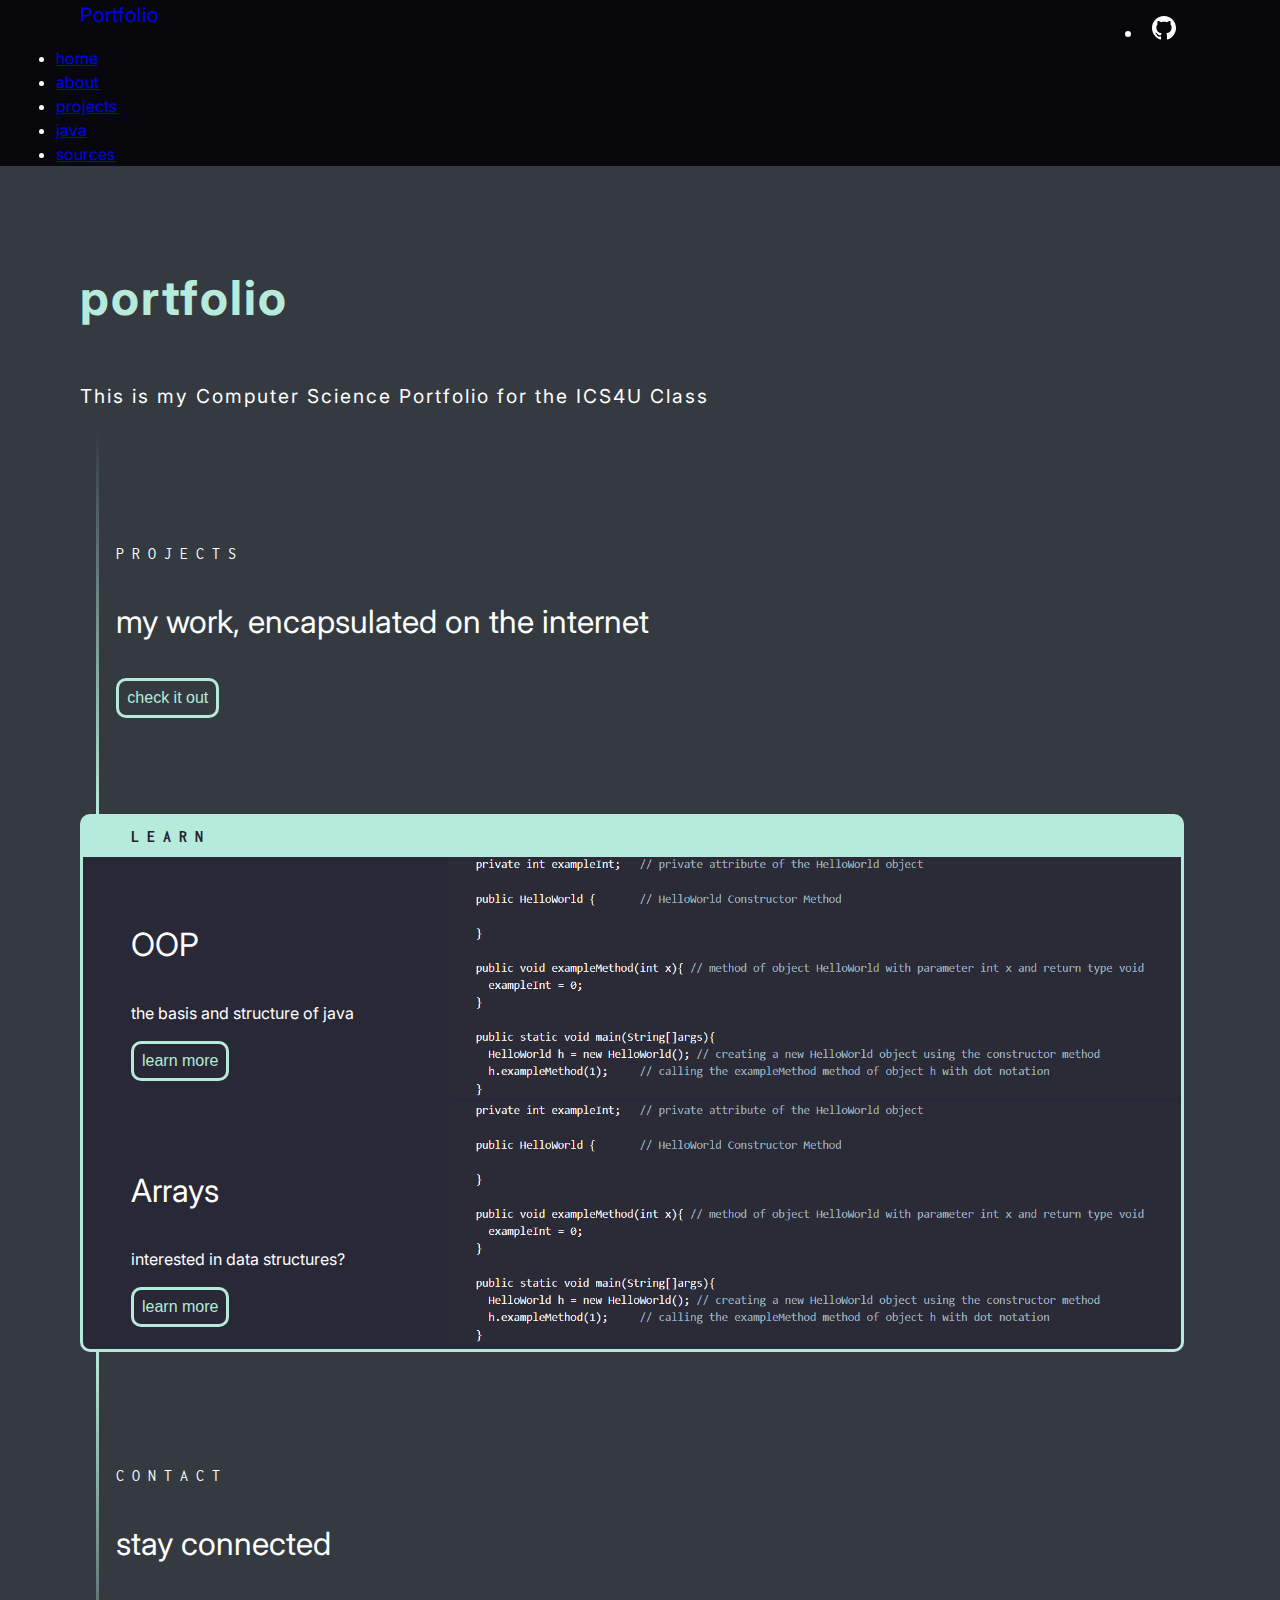
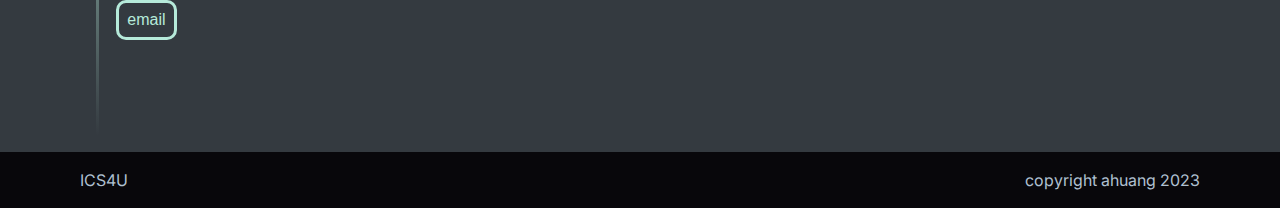
<file: index.html>
<!DOCTYPE html>
<html lang = "en">

<head>
    <title> portfolio </title>
    <meta charset="utf-8">
    <meta name="viewport" content="width=device-width, initial-scale=1">
    <link href="https://cdn.jsdelivr.net/npm/bootstrap@5.0.2/dist/css/bootstrap.min.css" rel="stylesheet" integrity="sha384-EVSTQN3/azprG1Anm3QDgpJLIm9Nao0Yz1ztcQTwFspd3yD65VohhpuuCOmLASjC" crossorigin="anonymous">
    <link href='https://fonts.googleapis.com/css?family=Inter' rel='stylesheet'>
    <link href='https://fonts.googleapis.com/css?family=Inconsolata' rel='stylesheet'>
    <link rel="stylesheet" href="nav.css">
    <link rel="stylesheet" href="home.css">
    <link rel="stylesheet" href = "about.css">
</head>

<body>
    <nav class="navbar sticky-top navbar-expand-lg navbar-dark bg-dark">
        <a class="navbar-brand" href="#">Portfolio</a>
        <li class = "icon">
            <svg xmlns="http://www.w3.org/2000/svg" width="24" height="24" viewBox="0 0 24 24"><path fill = "#FFFFFF" d="M12 0c-6.626 0-12 5.373-12 12 0 5.302 3.438 9.8 8.207 11.387.599.111.793-.261.793-.577v-2.234c-3.338.726-4.033-1.416-4.033-1.416-.546-1.387-1.333-1.756-1.333-1.756-1.089-.745.083-.729.083-.729 1.205.084 1.839 1.237 1.839 1.237 1.07 1.834 2.807 1.304 3.492.997.107-.775.418-1.305.762-1.604-2.665-.305-5.467-1.334-5.467-5.931 0-1.311.469-2.381 1.236-3.221-.124-.303-.535-1.524.117-3.176 0 0 1.008-.322 3.301 1.23.957-.266 1.983-.399 3.003-.404 1.02.005 2.047.138 3.006.404 2.291-1.552 3.297-1.23 3.297-1.23.653 1.653.242 2.874.118 3.176.77.84 1.235 1.911 1.235 3.221 0 4.609-2.807 5.624-5.479 5.921.43.372.823 1.102.823 2.222v3.293c0 .319.192.694.801.576 4.765-1.589 8.199-6.086 8.199-11.386 0-6.627-5.373-12-12-12z"/></svg>
        </li>
        <button class="navbar-toggler" type="button" data-toggle="collapse" data-target="#navbarNavDropdown" aria-controls="navbarNavDropdown" aria-expanded="false" aria-label="Toggle navigation">
          <span class="navbar-toggler-icon"></span>
        </button>
        <div class="collapse navbar-collapse" id="navbarNavDropdown">
          <ul class="navbar-nav">
            <li class="nav-item active">
              <a class="nav-link" href="#"> home <span class="sr-only"></span></a>
            </li>
            <li class="nav-item">
              <a class="nav-link" href="about.html">about</a>
            </li>
            <li class="nav-item">
                <a class="nav-link" href="projects.html">projects</a>
            </li>
            <li class="nav-item dropdown">
                <a class="nav-link dropdown-toggle" href="#" id="navbarDropdownMenuLink" data-toggle="dropdown" aria-haspopup="true" aria-expanded="false">
                  java
                </a>
                <div class="dropdown-menu" aria-labelledby="navbarDropdownMenuLink">
                  <div class = "text">
                    <a class="dropdown-title" href="#">learning</a>
                    <a class="dropdown-item" href="oop.html">OOP</a>
                    <a class="dropdown-item" href="arrays.html">arrays</a>
                    <a class="dropdown-item" href="arraylist.html">arraylists</a>
                    <a class="dropdown-item" href="searchsort.html">search & sort</a>
                    <a class="dropdown-item" href="recursion.html">recursion</a>
                  </div>
                </div>
              </li>
              <li class="nav-item">
                <a class="nav-link" href="sources.html">sources</a>
            </li>
          </ul>
        </div>
      </nav>

      <div class = "top">
        <p class="title">portfolio</p>
        <p class="subtitles">This is my Computer Science Portfolio for the ICS4U Class</p>
      </div>

      <div class ="projects">
        <div class = "line-light"></div>
        <div class = "projects-right">
          <p class = "mini-title">P R O J E C T S</p>
          <p class = "content-subtitle">my work, encapsulated on the internet</p>
          <button class = "button">
            <a class = "content-body" href = "projects.html">check it out</a>
          </button>
        </div>
        <div class = "pr-right">
          <div class = "pr-code"></div>
        </div>
      </div>

      <div class = "learn">
        <div class = "mini">
          <div>L E A R N</div>
        </div>
        <div class = "learn-top">
          <div class = "learn-description">
            <p class = "content-subtitle">OOP</p>
            <p>the basis and structure of java</p>
            <button class = "button">
              <a class = "content-body" href = "oop.html">learn more</a>
            </button>
          </div>
          <div>
            <img src="oop.png" style="height: 15rem; width: 100%; object-fit: cover">
          </div>
        </div>
        <div class = "learn-top">
          <div class = "learn-description">
            <p class = "content-subtitle">Arrays</p>
            <p>interested in data structures?</p>
            <button class = "button">
              <a class = "content-body" href = "arrays.html">learn more</a>
            </button>
          </div>
          <div>
            <img src="oop.png" style="height: 15rem; width: 100%; object-fit: cover">
          </div>
        </div>
      </div>

      <div class ="projects">
        <div class = "line-dark"></div>
        <div class = "projects-right">
          <p class = "mini-title">C O N T A C T</p>
          <p class = "content-subtitle">stay connected</p>
          <button class = "button">
            <a class = "content-body" href = "mailto:alyn.huang@student.tdsb.on.ca">email</a>
          </button>
        </div>
        <div class = "pr-right">
          <div class = "pr-code"></div>
        </div>
      </div>

      <div class = "space"></div>

      <div class = footer>
        <div class = "left">ICS4U</div>
        <div class = "right">copyright ahuang 2023</div>
      </div>
      <script src="https://code.jquery.com/jquery-3.2.1.slim.min.js" integrity="sha384-KJ3o2DKtIkvYIK3UENzmM7KCkRr/rE9/Qpg6aAZGJwFDMVNA/GpGFF93hXpG5KkN" crossorigin="anonymous"></script>
      <script src="https://cdn.jsdelivr.net/npm/popper.js@1.12.9/dist/umd/popper.min.js" integrity="sha384-ApNbgh9B+Y1QKtv3Rn7W3mgPxhU9K/ScQsAP7hUibX39j7fakFPskvXusvfa0b4Q" crossorigin="anonymous"></script>
      <script src="https://cdn.jsdelivr.net/npm/bootstrap@4.0.0/dist/js/bootstrap.min.js" integrity="sha384-JZR6Spejh4U02d8jOt6vLEHfe/JQGiRRSQQxSfFWpi1MquVdAyjUar5+76PVCmYl" crossorigin="anonymous"></script>
</body>

</html>
</file>
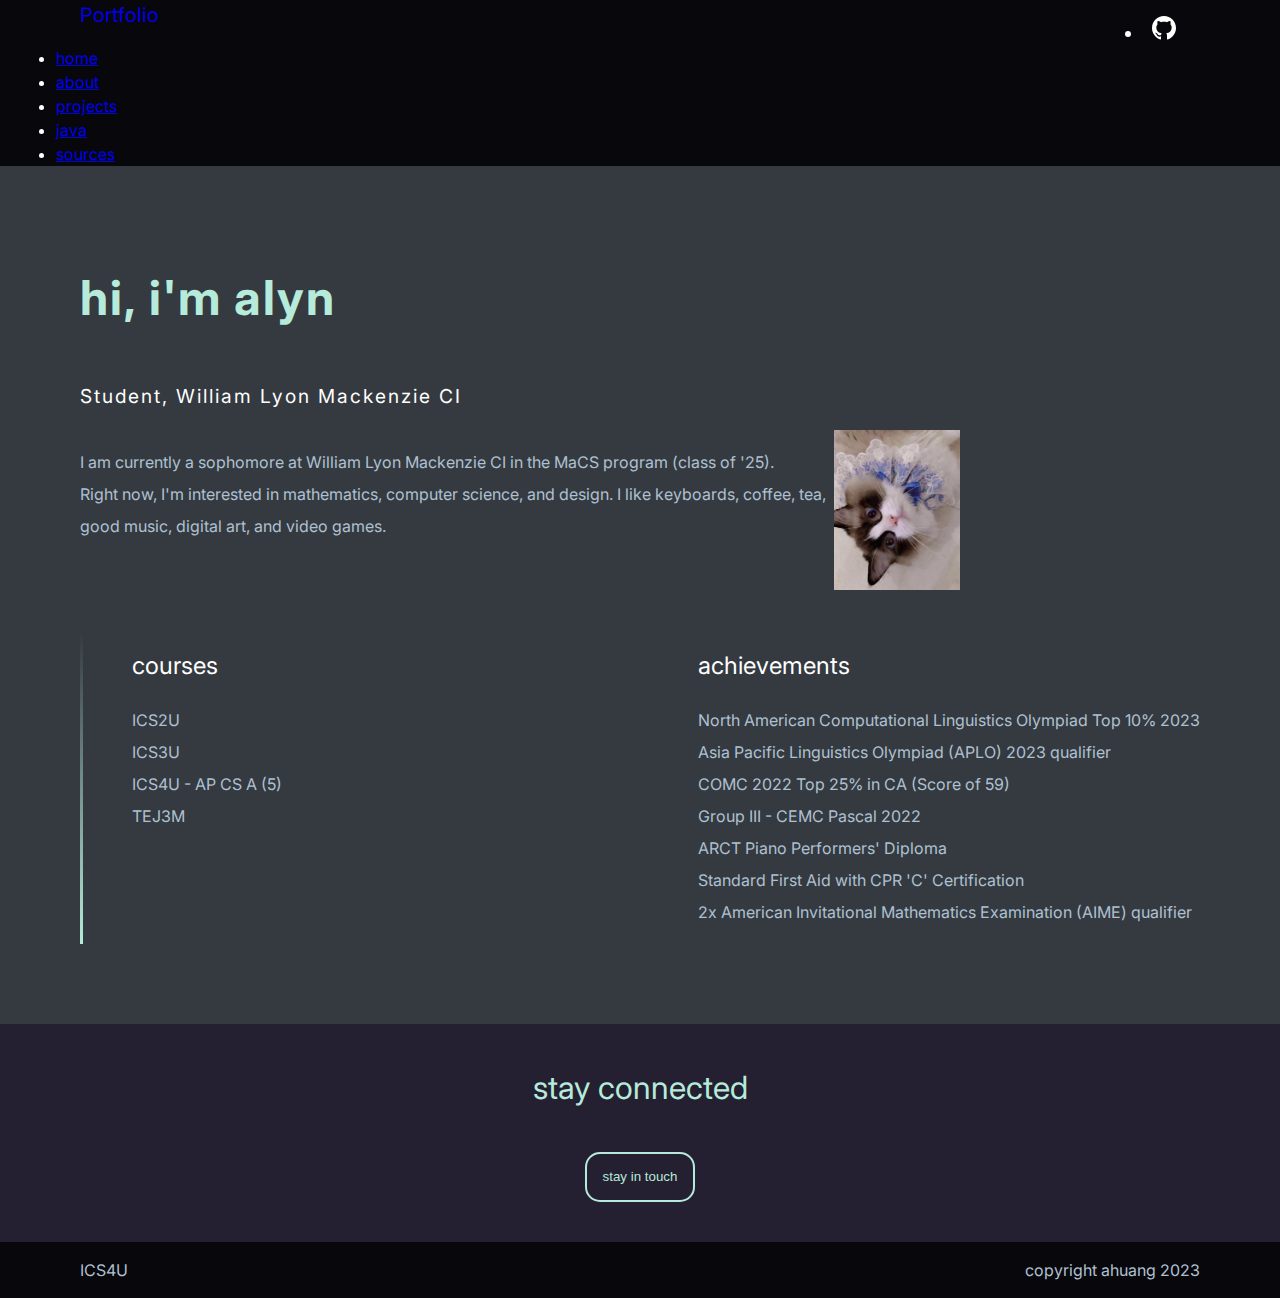
<file: about.html>
<!DOCTYPE html>
<html lang = "en">

<head>
    <title> portfolio </title>
    <meta charset="utf-8">
    <meta name="viewport" content="width=device-width, initial-scale=1">
    <link href="https://cdn.jsdelivr.net/npm/bootstrap@5.0.2/dist/css/bootstrap.min.css" rel="stylesheet" integrity="sha384-EVSTQN3/azprG1Anm3QDgpJLIm9Nao0Yz1ztcQTwFspd3yD65VohhpuuCOmLASjC" crossorigin="anonymous">
    <link href='https://fonts.googleapis.com/css?family=Inter' rel='stylesheet'>
    <link href='https://fonts.googleapis.com/css?family=IBM Plex Mono' rel='stylesheet'>
    <link rel="stylesheet" href="about.css">
    <link rel="stylesheet" href="nav.css">
</head>

<body>
  <nav class="navbar sticky-top navbar-expand-lg navbar-dark bg-dark">
    <a class="navbar-brand" href="#">Portfolio</a>
    <li class = "icon">
        <svg xmlns="http://www.w3.org/2000/svg" width="24" height="24" viewBox="0 0 24 24"><path fill = "#FFFFFF" d="M12 0c-6.626 0-12 5.373-12 12 0 5.302 3.438 9.8 8.207 11.387.599.111.793-.261.793-.577v-2.234c-3.338.726-4.033-1.416-4.033-1.416-.546-1.387-1.333-1.756-1.333-1.756-1.089-.745.083-.729.083-.729 1.205.084 1.839 1.237 1.839 1.237 1.07 1.834 2.807 1.304 3.492.997.107-.775.418-1.305.762-1.604-2.665-.305-5.467-1.334-5.467-5.931 0-1.311.469-2.381 1.236-3.221-.124-.303-.535-1.524.117-3.176 0 0 1.008-.322 3.301 1.23.957-.266 1.983-.399 3.003-.404 1.02.005 2.047.138 3.006.404 2.291-1.552 3.297-1.23 3.297-1.23.653 1.653.242 2.874.118 3.176.77.84 1.235 1.911 1.235 3.221 0 4.609-2.807 5.624-5.479 5.921.43.372.823 1.102.823 2.222v3.293c0 .319.192.694.801.576 4.765-1.589 8.199-6.086 8.199-11.386 0-6.627-5.373-12-12-12z"/></svg>
    </li>
    <button class="navbar-toggler" type="button" data-toggle="collapse" data-target="#navbarNavDropdown" aria-controls="navbarNavDropdown" aria-expanded="false" aria-label="Toggle navigation">
      <span class="navbar-toggler-icon"></span>
    </button>
    <div class="collapse navbar-collapse" id="navbarNavDropdown">
      <ul class="navbar-nav">
        <li class="nav-item active">
          <a class="nav-link" href="index.html"> home <span class="sr-only"></span></a>
        </li>
        <li class="nav-item">
          <a class="nav-link" href="about.html">about</a>
        </li>
        <li class="nav-item">
            <a class="nav-link" href="projects.html">projects</a>
        </li>
        <li class="nav-item dropdown">
            <a class="nav-link dropdown-toggle" href="#" id="navbarDropdownMenuLink" data-toggle="dropdown" aria-haspopup="true" aria-expanded="false">
              java
            </a>
            <div class="dropdown-menu" aria-labelledby="navbarDropdownMenuLink">
              <div class = "text">
                <a class="dropdown-title" href="#">learning</a>
                <a class="dropdown-item" href="oop.html">OOP</a>
                <a class="dropdown-item" href="arrays.html">arrays</a>
                <a class="dropdown-item" href="arraylist.html">arraylists</a>
                <a class="dropdown-item" href="searchsort.html">search & sort</a>
                <a class="dropdown-item" href="recursion.html">recursion</a>
              </div>
            </div>
          </li>
          <li class="nav-item">
            <a class="nav-link" href="sources.html">sources</a>
        </li>
      </ul>
    </div>
  </nav>

      <div class ="info">
        <p class="info-title">hi, i'm alyn</p>
        <p class="subtitle">Student, William Lyon Mackenzie CI</p>
        <div class="info-body">
          <div> <p> I am currently a sophomore at William Lyon Mackenzie CI in the MaCS program (class of '25).<br>
                    Right now, I'm interested in mathematics, computer science, and design. I like keyboards, coffee, tea,<br> good music, digital art, and video games.</p>
          </div>
          <div> <img src="cat.jpg" style="height: 10rem; width: 100%; object-fit: cover"> </div>
        </div>
      <div class ="grid">
        <div class ="grid-line"></div>
        <div class="grid-title1">
            courses
            <p class = "grid-body">ICS2U <br>ICS3U <br>ICS4U - AP CS A (5)<br> TEJ3M</p>
            </div>
            
        <div class="grid-title2">
            achievements
            <p class = "grid-body">
              North American Computational Linguistics Olympiad Top 10% 2023 <br>
              Asia Pacific Linguistics Olympiad (APLO) 2023 qualifier <br>
              COMC 2022 Top 25% in CA (Score of 59)<br>
              Group III - CEMC Pascal 2022 <br>
              ARCT Piano Performers' Diploma <br>
              Standard First Aid with CPR 'C' Certification<br>
              2x American Invitational Mathematics Examination (AIME) qualifier
              </p>
        </div>
      </div>
      <div class="contact">
        <p class = "contact-title">stay connected</p>
        <button class = "contact-button">
          <a class = "button-text" href = "mailto:alyn.huang@student.tdsb.on.ca">stay in touch</a>
        </button>
      </div>
      <div class = footer>
        <div class = "left">ICS4U</div>
        <div class = "right">copyright ahuang 2023</div>
      </div>
      <script src="https://code.jquery.com/jquery-3.2.1.slim.min.js" integrity="sha384-KJ3o2DKtIkvYIK3UENzmM7KCkRr/rE9/Qpg6aAZGJwFDMVNA/GpGFF93hXpG5KkN" crossorigin="anonymous"></script>
      <script src="https://cdn.jsdelivr.net/npm/popper.js@1.12.9/dist/umd/popper.min.js" integrity="sha384-ApNbgh9B+Y1QKtv3Rn7W3mgPxhU9K/ScQsAP7hUibX39j7fakFPskvXusvfa0b4Q" crossorigin="anonymous"></script>
      <script src="https://cdn.jsdelivr.net/npm/bootstrap@4.0.0/dist/js/bootstrap.min.js" integrity="sha384-JZR6Spejh4U02d8jOt6vLEHfe/JQGiRRSQQxSfFWpi1MquVdAyjUar5+76PVCmYl" crossorigin="anonymous"></script>
</body>

</html>
</file>
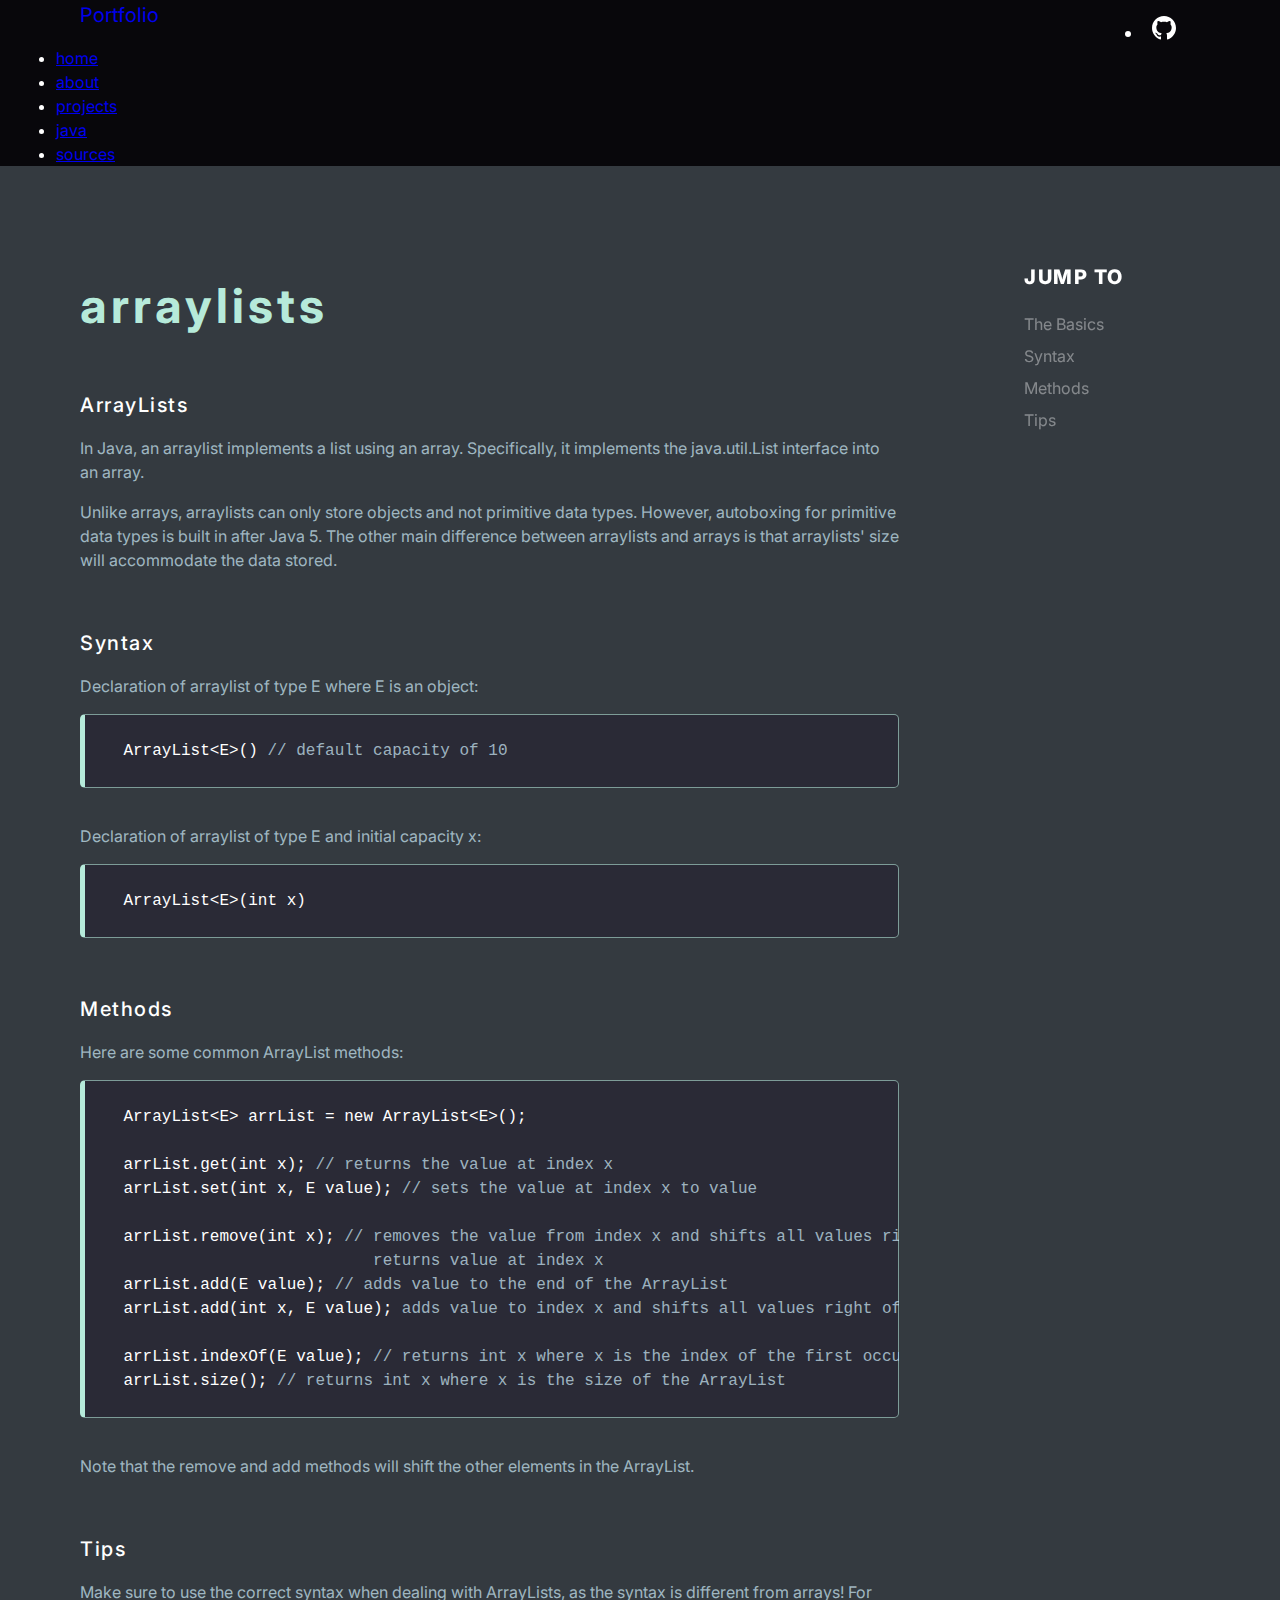
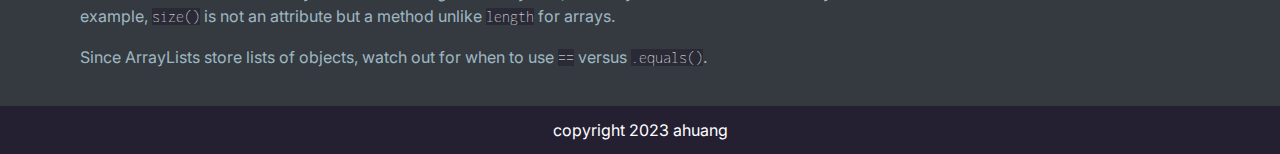
<file: arraylist.html>
<!DOCTYPE html>
<html lang = "en">

<head>
    <title> portfolio </title>
    <meta charset="utf-8">
    <meta name="viewport" content="width=device-width, initial-scale=1">
    <link href="https://cdn.jsdelivr.net/npm/bootstrap@5.0.2/dist/css/bootstrap.min.css" rel="stylesheet" integrity="sha384-EVSTQN3/azprG1Anm3QDgpJLIm9Nao0Yz1ztcQTwFspd3yD65VohhpuuCOmLASjC" crossorigin="anonymous">
    <link href='https://fonts.googleapis.com/css?family=Inter' rel='stylesheet'>
    <link href='https://fonts.googleapis.com/css?family=Inconsolata' rel='stylesheet'>
    <link rel="stylesheet" href="oop.css">
    <link rel="stylesheet" href="nav.css">
</head>

<body>
  <nav class="navbar sticky-top navbar-expand-lg navbar-dark bg-dark">
    <a class="navbar-brand" href="#">Portfolio</a>
    <li class = "icon">
        <svg xmlns="http://www.w3.org/2000/svg" width="24" height="24" viewBox="0 0 24 24"><path fill = "#FFFFFF" d="M12 0c-6.626 0-12 5.373-12 12 0 5.302 3.438 9.8 8.207 11.387.599.111.793-.261.793-.577v-2.234c-3.338.726-4.033-1.416-4.033-1.416-.546-1.387-1.333-1.756-1.333-1.756-1.089-.745.083-.729.083-.729 1.205.084 1.839 1.237 1.839 1.237 1.07 1.834 2.807 1.304 3.492.997.107-.775.418-1.305.762-1.604-2.665-.305-5.467-1.334-5.467-5.931 0-1.311.469-2.381 1.236-3.221-.124-.303-.535-1.524.117-3.176 0 0 1.008-.322 3.301 1.23.957-.266 1.983-.399 3.003-.404 1.02.005 2.047.138 3.006.404 2.291-1.552 3.297-1.23 3.297-1.23.653 1.653.242 2.874.118 3.176.77.84 1.235 1.911 1.235 3.221 0 4.609-2.807 5.624-5.479 5.921.43.372.823 1.102.823 2.222v3.293c0 .319.192.694.801.576 4.765-1.589 8.199-6.086 8.199-11.386 0-6.627-5.373-12-12-12z"/></svg>
    </li>
    <button class="navbar-toggler" type="button" data-toggle="collapse" data-target="#navbarNavDropdown" aria-controls="navbarNavDropdown" aria-expanded="false" aria-label="Toggle navigation">
      <span class="navbar-toggler-icon"></span>
    </button>
    <div class="collapse navbar-collapse" id="navbarNavDropdown">
      <ul class="navbar-nav">
        <li class="nav-item active">
          <a class="nav-link" href="index.html"> home <span class="sr-only"></span></a>
        </li>
        <li class="nav-item">
          <a class="nav-link" href="about.html">about</a>
        </li>
        <li class="nav-item">
            <a class="nav-link" href="projects.html">projects</a>
        </li>
        <li class="nav-item dropdown">
            <a class="nav-link dropdown-toggle" href="#" id="navbarDropdownMenuLink" data-toggle="dropdown" aria-haspopup="true" aria-expanded="false">
              java
            </a>
            <div class="dropdown-menu" aria-labelledby="navbarDropdownMenuLink">
              <div class = "text">
                <a class="dropdown-title" href="#">learning</a>
                <a class="dropdown-item" href="oop.html">OOP</a>
                <a class="dropdown-item" href="arrays.html">arrays</a>
                <a class="dropdown-item" href="arraylist.html">arraylists</a>
                <a class="dropdown-item" href="searchsort.html">search & sort</a>
                <a class="dropdown-item" href="recursion.html">recursion</a>
              </div>
            </div>
          </li>
          <li class="nav-item">
            <a class="nav-link" href="sources.html">sources</a>
        </li>
      </ul>
    </div>
  </nav>
  <div class="tutorial">
    <div class ="tutorial-body" style="float:left">
      <p class = tutorial-title>arraylists</p>
      <a class = "basics">ArrayLists</a>
      <p></p>
      <p class = "body">In Java, an arraylist implements a list using an array. Specifically, it implements the java.util.List interface into an array.</p>
      <p class = "body">Unlike arrays, arraylists can only store objects and not primitive data types. However, autoboxing for primitive data types is built in after Java 5. The other main difference between arraylists and arrays is that arraylists' size will accommodate the data stored.</p>
      <p id = "syntax"><br></p>
      <a class = "basics">Syntax</a>
      <p></p>
      <p class = "body">Declaration of arraylist of type E where E is an object:</p>
      <p></p>
      <pre class = "codes">
          <code>
    ArrayList&lt;E&gt;() <b>// default capacity of 10</b></code>
      </pre>
      <p class = "spacer"></p>
      <p class = "body">Declaration of arraylist of type E and initial capacity x:</p>
      <p></p>
      <pre class = "codes">
          <code>
    ArrayList&lt;E&gt;(int x)</code>
      </pre>
      <p id = "methods"><br></p>
      <a class = "basics">Methods</a>
      <p></p>
      <p class = "body">Here are some common ArrayList methods:</p>
      <p></p>
      <pre class = "codes">
          <code>
    ArrayList&lt;E&gt; arrList = new ArrayList&lt;E&gt;();

    arrList.get(int x); <b>// returns the value at index x </b>
    arrList.set(int x, E value); <b>// sets the value at index x to value</b>

    arrList.remove(int x); <b>// removes the value from index x and shifts all values right of the index one index left
                              returns value at index x</b>
    arrList.add(E value); <b>// adds value to the end of the ArrayList</b>
    arrList.add(int x, E value); <b>adds value to index x and shifts all values right of the index one index right</b>

    arrList.indexOf(E value); <b>// returns int x where x is the index of the first occurence of value</b>
    arrList.size(); <b>// returns int x where x is the size of the ArrayList</b></code>
      </pre>
      <p class = "spacer"></p>
      <p class = "body">Note that the remove and add methods will shift the other elements in the ArrayList.</p>
      <p id = "tips"><br></p>
      <a class = "basics">Tips</a>
      <p></p>
      <p class = "body">Make sure to use the correct syntax when dealing with ArrayLists, as the syntax is different from arrays! For example, <b>size()</b> is not an attribute but a method unlike <b>length</b> for arrays.</p>
      <p class = "body">Since ArrayLists store lists of objects, watch out for when to use <b>==</b> versus <b>.equals()</b>.</p>
      <p class = "spacer"></p>
    </div>

    <div class = "tutorial-nav">
      <p class = "nav-subtitle">JUMP TO</p>
      <a class = "nav-option" href="#"> The Basics</a>
      <a class = "nav-option" href="#syntax"> Syntax</a>
      <a class = "nav-option" href = "#methods">Methods</a>
      <a class = "nav-option" href="#tips"> Tips</a>
    </div>

  </div>

  <div class = "footer"> copyright 2023 ahuang</div>
    <script src="https://code.jquery.com/jquery-3.2.1.slim.min.js" integrity="sha384-KJ3o2DKtIkvYIK3UENzmM7KCkRr/rE9/Qpg6aAZGJwFDMVNA/GpGFF93hXpG5KkN" crossorigin="anonymous"></script>
    <script src="https://cdn.jsdelivr.net/npm/popper.js@1.12.9/dist/umd/popper.min.js" integrity="sha384-ApNbgh9B+Y1QKtv3Rn7W3mgPxhU9K/ScQsAP7hUibX39j7fakFPskvXusvfa0b4Q" crossorigin="anonymous"></script>
    <script src="https://cdn.jsdelivr.net/npm/bootstrap@4.0.0/dist/js/bootstrap.min.js" integrity="sha384-JZR6Spejh4U02d8jOt6vLEHfe/JQGiRRSQQxSfFWpi1MquVdAyjUar5+76PVCmYl" crossorigin="anonymous"></script>
</body>

</html>
</file>
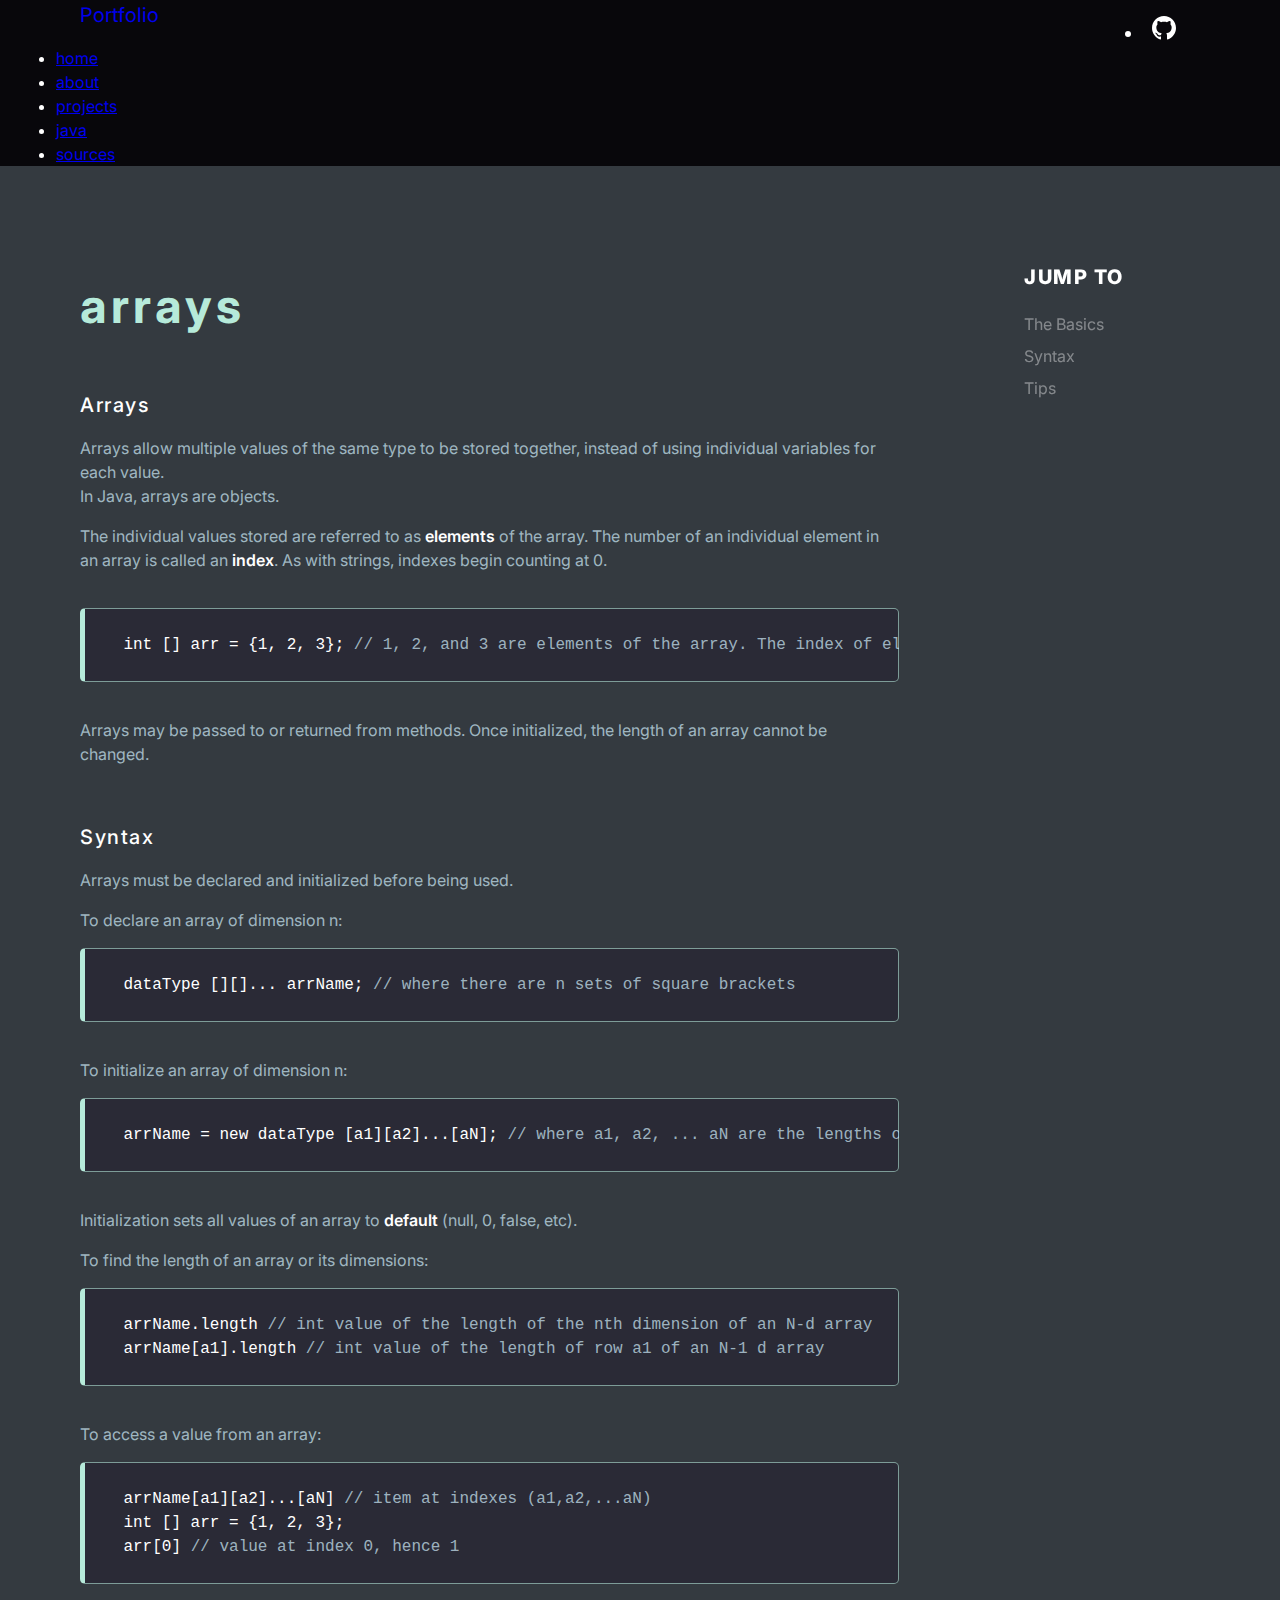
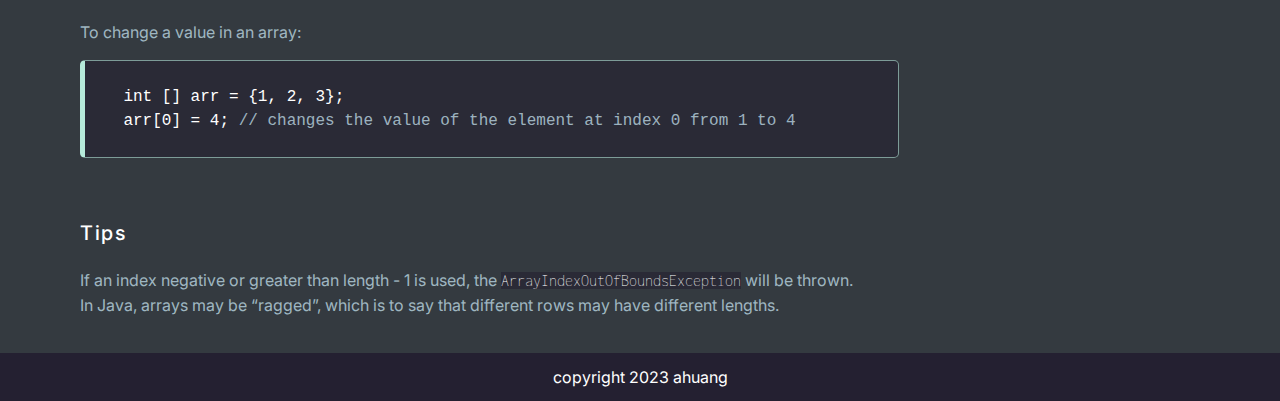
<file: arrays.html>
<!DOCTYPE html>
<html lang = "en">

<head>
    <title> portfolio </title>
    <meta charset="utf-8">
    <meta name="viewport" content="width=device-width, initial-scale=1">
    <link href="https://cdn.jsdelivr.net/npm/bootstrap@5.0.2/dist/css/bootstrap.min.css" rel="stylesheet" integrity="sha384-EVSTQN3/azprG1Anm3QDgpJLIm9Nao0Yz1ztcQTwFspd3yD65VohhpuuCOmLASjC" crossorigin="anonymous">
    <link href='https://fonts.googleapis.com/css?family=Inter' rel='stylesheet'>
    <link href='https://fonts.googleapis.com/css?family=Inconsolata' rel='stylesheet'>
    <link rel="stylesheet" href="oop.css">
    <link rel="stylesheet" href="nav.css">
</head>

<body>
  <nav class="navbar sticky-top navbar-expand-lg navbar-dark bg-dark">
    <a class="navbar-brand" href="#">Portfolio</a>
    <li class = "icon">
        <svg xmlns="http://www.w3.org/2000/svg" width="24" height="24" viewBox="0 0 24 24"><path fill = "#FFFFFF" d="M12 0c-6.626 0-12 5.373-12 12 0 5.302 3.438 9.8 8.207 11.387.599.111.793-.261.793-.577v-2.234c-3.338.726-4.033-1.416-4.033-1.416-.546-1.387-1.333-1.756-1.333-1.756-1.089-.745.083-.729.083-.729 1.205.084 1.839 1.237 1.839 1.237 1.07 1.834 2.807 1.304 3.492.997.107-.775.418-1.305.762-1.604-2.665-.305-5.467-1.334-5.467-5.931 0-1.311.469-2.381 1.236-3.221-.124-.303-.535-1.524.117-3.176 0 0 1.008-.322 3.301 1.23.957-.266 1.983-.399 3.003-.404 1.02.005 2.047.138 3.006.404 2.291-1.552 3.297-1.23 3.297-1.23.653 1.653.242 2.874.118 3.176.77.84 1.235 1.911 1.235 3.221 0 4.609-2.807 5.624-5.479 5.921.43.372.823 1.102.823 2.222v3.293c0 .319.192.694.801.576 4.765-1.589 8.199-6.086 8.199-11.386 0-6.627-5.373-12-12-12z"/></svg>
    </li>
    <button class="navbar-toggler" type="button" data-toggle="collapse" data-target="#navbarNavDropdown" aria-controls="navbarNavDropdown" aria-expanded="false" aria-label="Toggle navigation">
      <span class="navbar-toggler-icon"></span>
    </button>
    <div class="collapse navbar-collapse" id="navbarNavDropdown">
      <ul class="navbar-nav">
        <li class="nav-item active">
          <a class="nav-link" href="index.html"> home <span class="sr-only"></span></a>
        </li>
        <li class="nav-item">
          <a class="nav-link" href="about.html">about</a>
        </li>
        <li class="nav-item">
            <a class="nav-link" href="projects.html">projects</a>
        </li>
        <li class="nav-item dropdown">
            <a class="nav-link dropdown-toggle" href="#" id="navbarDropdownMenuLink" data-toggle="dropdown" aria-haspopup="true" aria-expanded="false">
              java
            </a>
            <div class="dropdown-menu" aria-labelledby="navbarDropdownMenuLink">
              <div class = "text">
                <a class="dropdown-title" href="#">learning</a>
                <a class="dropdown-item" href="oop.html">OOP</a>
                <a class="dropdown-item" href="arrays.html">arrays</a>
                <a class="dropdown-item" href="arraylist.html">arraylists</a>
                <a class="dropdown-item" href="searchsort.html">search & sort</a>
                <a class="dropdown-item" href="recursion.html">recursion</a>
              </div>
            </div>
          </li>
          <li class="nav-item">
            <a class="nav-link" href="sources.html">sources</a>
        </li>
      </ul>
    </div>
  </nav>
  <div class="tutorial">
    <div class ="tutorial-body" style="float:left">
      <p class = tutorial-title>arrays</p>
      <a class = "basics">Arrays</a>
      <p></p>
      <p class = "body">Arrays allow multiple values of the same type to be stored together, instead of using individual variables for each value.<br>In Java, arrays are objects.</p>
      <p class = "body">The individual values stored are referred to as <em>elements</em> of the array. The number of an individual element in an array is called an <em>index</em>. As with strings, indexes begin counting at 0.</p>
      <p class = "spacer"> </p>
      <pre class = "codes">
          <code>
    int [] arr = {1, 2, 3}; <b>// 1, 2, and 3 are elements of the array. The index of element “1” would be 0.</b></code>
      </pre>
      <p class = "spacer"></p>
      <p class = "body">Arrays may be passed to or returned from methods. Once initialized, the length of an array cannot be changed.</p>
      <p id = "syntax"><br></p>
      <a class = "basics">Syntax</a>
      <p></p>
      <p class = "body">Arrays must be declared and initialized before being used.</p>
      <p class = "body">To declare an array of dimension n:</p>
      <p></p>
      <pre class = "codes">
          <code>
    dataType [][]... arrName; <b>// where there are n sets of square brackets</b></code>
      </pre>
      <p class = "spacer"></p>
      <p class = "body">To initialize an array of dimension n:</p>
      <p></p>
      <pre class = "codes">
          <code>
    arrName = new dataType [a1][a2]...[aN]; <b>// where a1, a2, ... aN are the lengths of the 1 to N dimensions respectively</b></code>
      </pre>
      <p class="spacer"></p>
      <p class = "body">Initialization sets all values of an array to <em>default</em> (null, 0, false, etc).</p>
      <p class = "body">To find the length of an array or its dimensions:</p>
      <p></p>
      <pre class = "codes">
          <code>
    arrName.length <b>// int value of the length of the nth dimension of an N-d array</b>
    arrName[a1].length <b>// int value of the length of row a1 of an N-1 d array</b></code>
      </pre>
      <p class = "spacer"></p>
      <p class = "body">To access a value from an array:</p>
      <p></p>
      <pre class = "codes">
          <code>
    arrName[a1][a2]...[aN] <b>// item at indexes (a1,a2,...aN)</b>
    int [] arr = {1, 2, 3};
    arr[0] <b>// value at index 0, hence 1</b></code>
      </pre>
      <p class = "spacer"></p>
      <p class = "body">To change a value in an array:</p>
      <p></p>
      <pre class = "codes">
          <code>
    int [] arr = {1, 2, 3};
    arr[0] = 4; <b>// changes the value of the element at index 0 from 1 to 4</b></code>
      </pre>
      <p id = "tips"><br></p>
      <p class = "basics">Tips</p>
      <p></p>
      <p class = "body">If an index negative or greater than length - 1 is used, the <b>ArrayIndexOutOfBoundsException</b> will be thrown.<br>
        In Java, arrays may be “ragged”, which is to say that different rows may have different lengths.
      </p>
      <p class = "spacer"></p>
    </div>

    <div class = "tutorial-nav">
      <p class = "nav-subtitle">JUMP TO</p>
      <a class = "nav-option" href="#"> The Basics</a>
      <a class = "nav-option" href="#syntax"> Syntax</a>
      <a class = "nav-option" href="#tips"> Tips</a>
    </div>

  </div>

  <div class = "footer"> copyright 2023 ahuang</div>
    <script src="https://code.jquery.com/jquery-3.2.1.slim.min.js" integrity="sha384-KJ3o2DKtIkvYIK3UENzmM7KCkRr/rE9/Qpg6aAZGJwFDMVNA/GpGFF93hXpG5KkN" crossorigin="anonymous"></script>
    <script src="https://cdn.jsdelivr.net/npm/popper.js@1.12.9/dist/umd/popper.min.js" integrity="sha384-ApNbgh9B+Y1QKtv3Rn7W3mgPxhU9K/ScQsAP7hUibX39j7fakFPskvXusvfa0b4Q" crossorigin="anonymous"></script>
    <script src="https://cdn.jsdelivr.net/npm/bootstrap@4.0.0/dist/js/bootstrap.min.js" integrity="sha384-JZR6Spejh4U02d8jOt6vLEHfe/JQGiRRSQQxSfFWpi1MquVdAyjUar5+76PVCmYl" crossorigin="anonymous"></script>
</body>

</html>
</file>
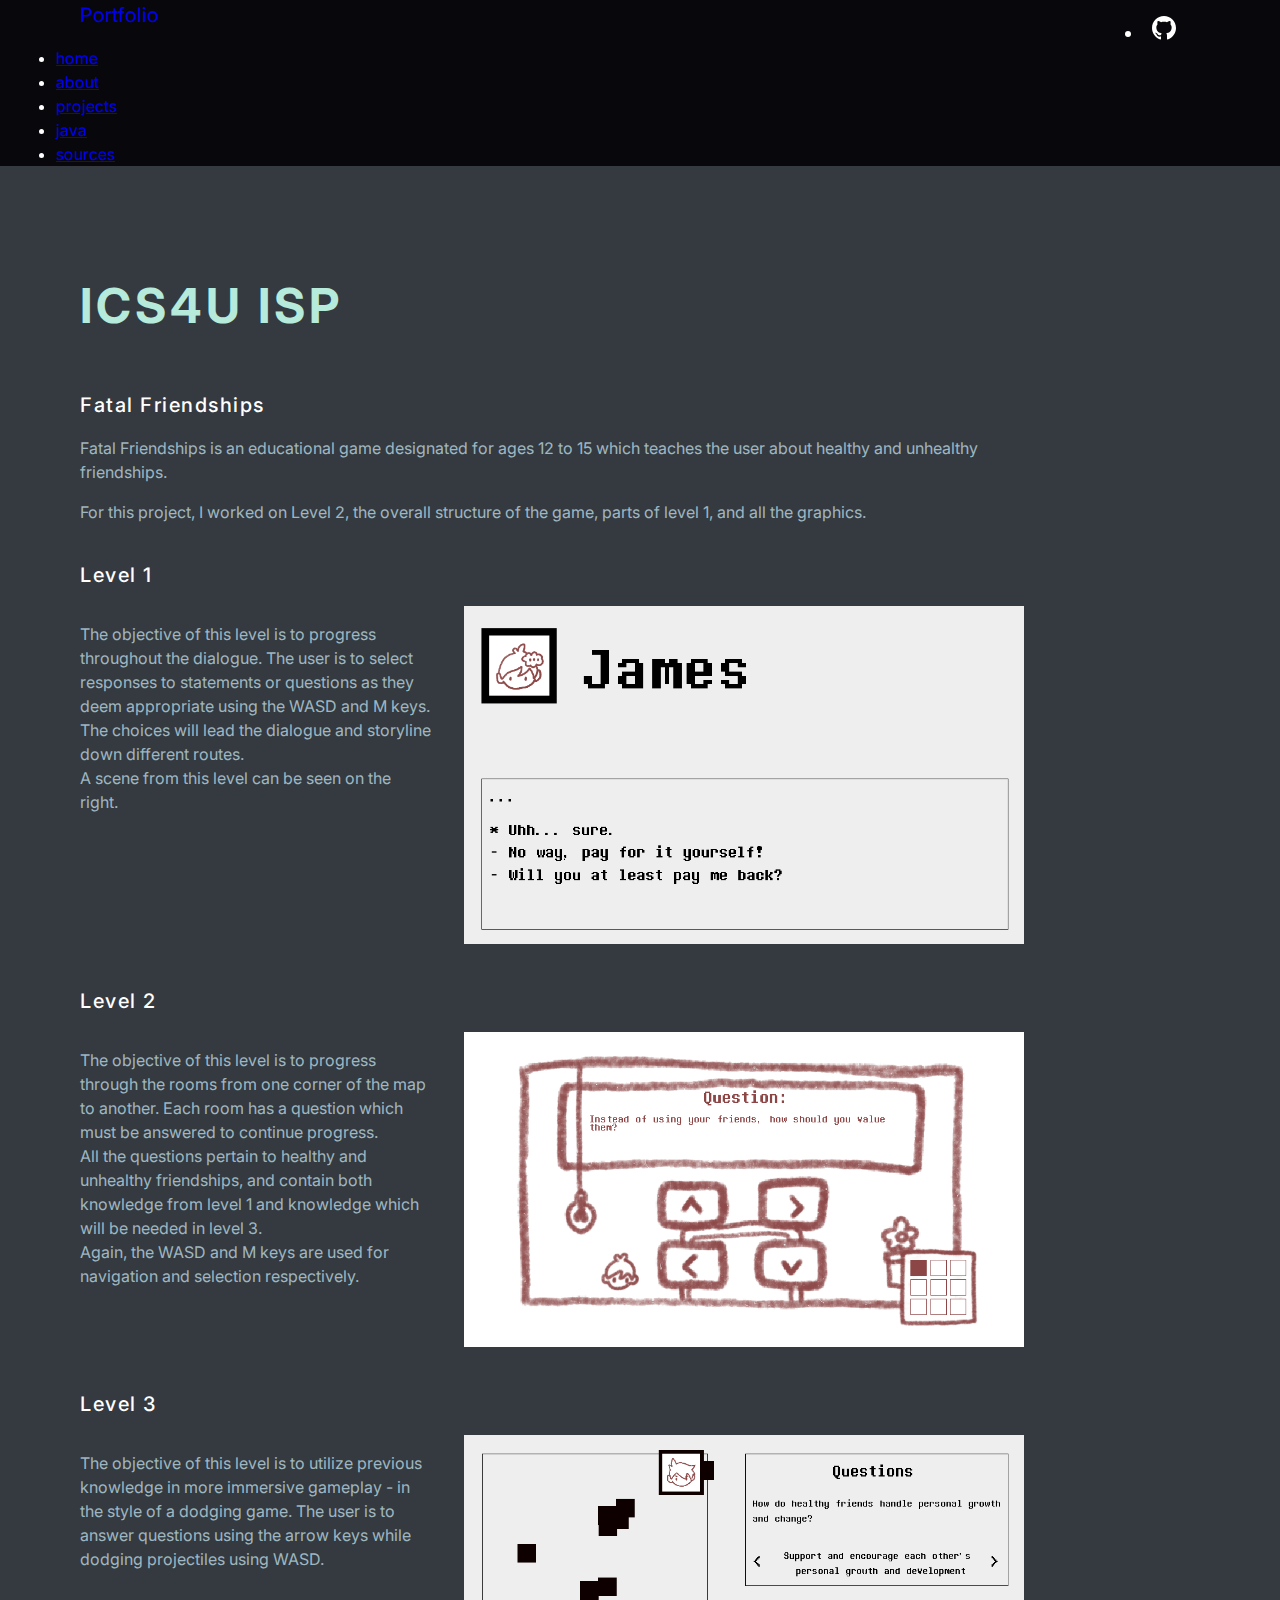
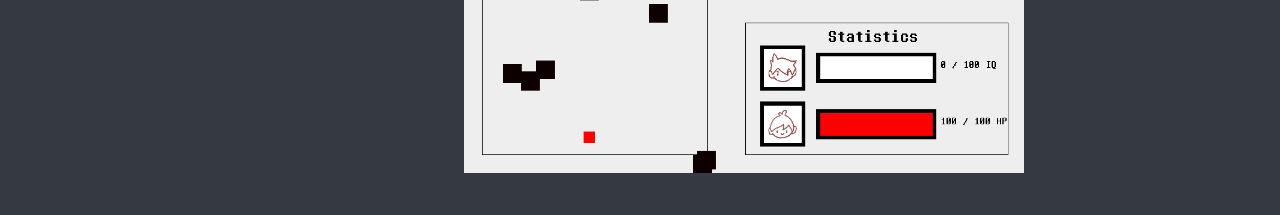
<file: isp.html>
<!DOCTYPE html>
<html lang = "en">

<head>
    <title> portfolio </title>
    <meta charset="utf-8">
    <meta name="viewport" content="width=device-width, initial-scale=1">
    <link href="https://cdn.jsdelivr.net/npm/bootstrap@5.0.2/dist/css/bootstrap.min.css" rel="stylesheet" integrity="sha384-EVSTQN3/azprG1Anm3QDgpJLIm9Nao0Yz1ztcQTwFspd3yD65VohhpuuCOmLASjC" crossorigin="anonymous">
    <link href='https://fonts.googleapis.com/css?family=Inter' rel='stylesheet'>
    <link href='https://fonts.googleapis.com/css?family=IBM Plex Mono' rel='stylesheet'>
    <link rel="stylesheet" href="about.css">
    <link rel="stylesheet" href="nav.css">
    <link rel="stylesheet" href="oop.css">
</head>

<body>
  <nav class="navbar sticky-top navbar-expand-lg navbar-dark bg-dark">
    <a class="navbar-brand" href="#">Portfolio</a>
    <li class = "icon">
        <svg xmlns="http://www.w3.org/2000/svg" width="24" height="24" viewBox="0 0 24 24"><path fill = "#FFFFFF" d="M12 0c-6.626 0-12 5.373-12 12 0 5.302 3.438 9.8 8.207 11.387.599.111.793-.261.793-.577v-2.234c-3.338.726-4.033-1.416-4.033-1.416-.546-1.387-1.333-1.756-1.333-1.756-1.089-.745.083-.729.083-.729 1.205.084 1.839 1.237 1.839 1.237 1.07 1.834 2.807 1.304 3.492.997.107-.775.418-1.305.762-1.604-2.665-.305-5.467-1.334-5.467-5.931 0-1.311.469-2.381 1.236-3.221-.124-.303-.535-1.524.117-3.176 0 0 1.008-.322 3.301 1.23.957-.266 1.983-.399 3.003-.404 1.02.005 2.047.138 3.006.404 2.291-1.552 3.297-1.23 3.297-1.23.653 1.653.242 2.874.118 3.176.77.84 1.235 1.911 1.235 3.221 0 4.609-2.807 5.624-5.479 5.921.43.372.823 1.102.823 2.222v3.293c0 .319.192.694.801.576 4.765-1.589 8.199-6.086 8.199-11.386 0-6.627-5.373-12-12-12z"/></svg>
    </li>
    <button class="navbar-toggler" type="button" data-toggle="collapse" data-target="#navbarNavDropdown" aria-controls="navbarNavDropdown" aria-expanded="false" aria-label="Toggle navigation">
      <span class="navbar-toggler-icon"></span>
    </button>
    <div class="collapse navbar-collapse" id="navbarNavDropdown">
      <ul class="navbar-nav">
        <li class="nav-item active">
          <a class="nav-link" href="index.html"> home <span class="sr-only"></span></a>
        </li>
        <li class="nav-item">
          <a class="nav-link" href="about.html">about</a>
        </li>
        <li class="nav-item">
            <a class="nav-link" href="projects.html">projects</a>
        </li>
        <li class="nav-item dropdown">
            <a class="nav-link dropdown-toggle" href="#" id="navbarDropdownMenuLink" data-toggle="dropdown" aria-haspopup="true" aria-expanded="false">
              java
            </a>
            <div class="dropdown-menu" aria-labelledby="navbarDropdownMenuLink">
              <div class = "text">
                <a class="dropdown-title" href="#">learning</a>
                <a class="dropdown-item" href="oop.html">OOP</a>
                <a class="dropdown-item" href="arrays.html">arrays</a>
                <a class="dropdown-item" href="arraylist.html">arraylists</a>
                <a class="dropdown-item" href="searchsort.html">search & sort</a>
                <a class="dropdown-item" href="recursion.html">recursion</a>
              </div>
            </div>
          </li>
          <li class="nav-item">
            <a class="nav-link" href="sources.html">sources</a>
        </li>
      </ul>
    </div>
  </nav>

  <div class = "tutorial">
    <div class = "tutorial-body1">
        <p class = tutorial-title>ICS4U ISP</p>
        <a class = "basics">Fatal Friendships</a>
        <p></p>
        <p class = "body">Fatal Friendships is an educational game designated for ages 12 to 15 which teaches the user about healthy and unhealthy friendships.</p>
        <p class = "body">For this project, I worked on Level 2, the overall structure of the game, parts of level 1, and all the graphics.</p>
        <p class = "spacer"></p>
        <a class = "basics">Level 1</a>
        <p></p>
        <div class = "level">
            <div class = "level-text">
                <p class = "body">The objective of this level is to progress throughout the dialogue. The user is to select responses to statements or questions as they deem appropriate using the WASD and M keys.<br>
                    The choices will lead the dialogue and storyline down different routes. <br>A scene from this level can be seen on the right.</p>
            </div>
            <div>
                <img src="l1.png" style="width: 560px; object-fit: cover">
            </div>
        </div>
        <p class = "spacer"></p>
        <a class = "basics">Level 2</a>
        <p></p>
        <div class = "level">
            <div class = "level-text">
                <p class = "body">The objective of this level is to progress through the rooms from one corner of the map to another. Each room has a question which must be answered to continue progress.<br>
                All the questions pertain to healthy and unhealthy friendships, and contain both knowledge from level 1 and knowledge which will be needed in level 3.<br>
                Again, the WASD and M keys are used for navigation and selection respectively.</p>
            </div>
            <div>
                <img src="l2.png" style="width: 560px; object-fit: cover">
            </div>
        </div>
        <p class = "spacer"></p>
        <a class = "basics">Level 3</a>
        <p></p>
        <div class = "level">
            <div class = "level-text">
                <p class = "body"> The objective of this level is to utilize previous knowledge in more immersive gameplay - in the style of a dodging game. The user is to answer questions using the arrow keys while dodging projectiles using WASD.</p>
            </div>
            <div>
                <img src="l3.png" style="width: 560px; object-fit: cover">
            </div>
        </div>
        <p class = "spacer"></p>
    </div>
  </div>
      <script src="https://code.jquery.com/jquery-3.2.1.slim.min.js" integrity="sha384-KJ3o2DKtIkvYIK3UENzmM7KCkRr/rE9/Qpg6aAZGJwFDMVNA/GpGFF93hXpG5KkN" crossorigin="anonymous"></script>
      <script src="https://cdn.jsdelivr.net/npm/popper.js@1.12.9/dist/umd/popper.min.js" integrity="sha384-ApNbgh9B+Y1QKtv3Rn7W3mgPxhU9K/ScQsAP7hUibX39j7fakFPskvXusvfa0b4Q" crossorigin="anonymous"></script>
      <script src="https://cdn.jsdelivr.net/npm/bootstrap@4.0.0/dist/js/bootstrap.min.js" integrity="sha384-JZR6Spejh4U02d8jOt6vLEHfe/JQGiRRSQQxSfFWpi1MquVdAyjUar5+76PVCmYl" crossorigin="anonymous"></script>
</body>

</html>
</file>
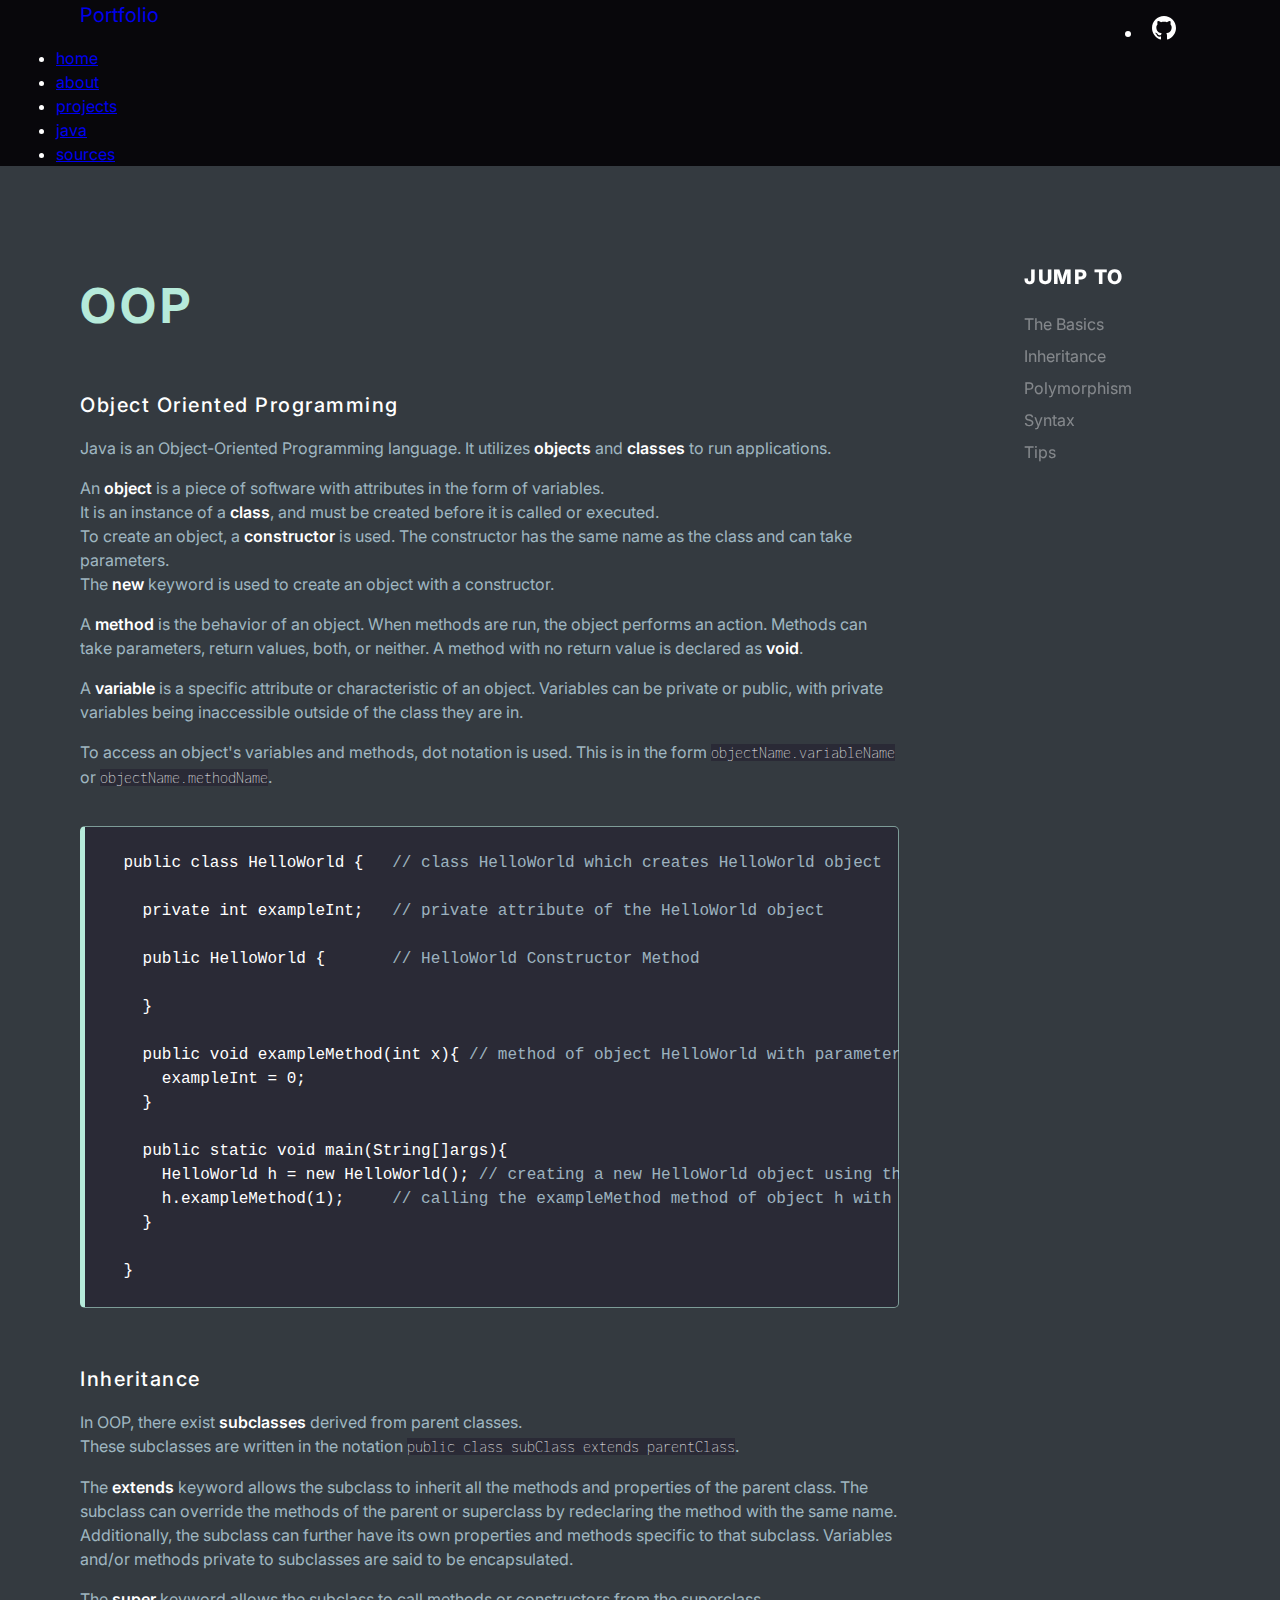
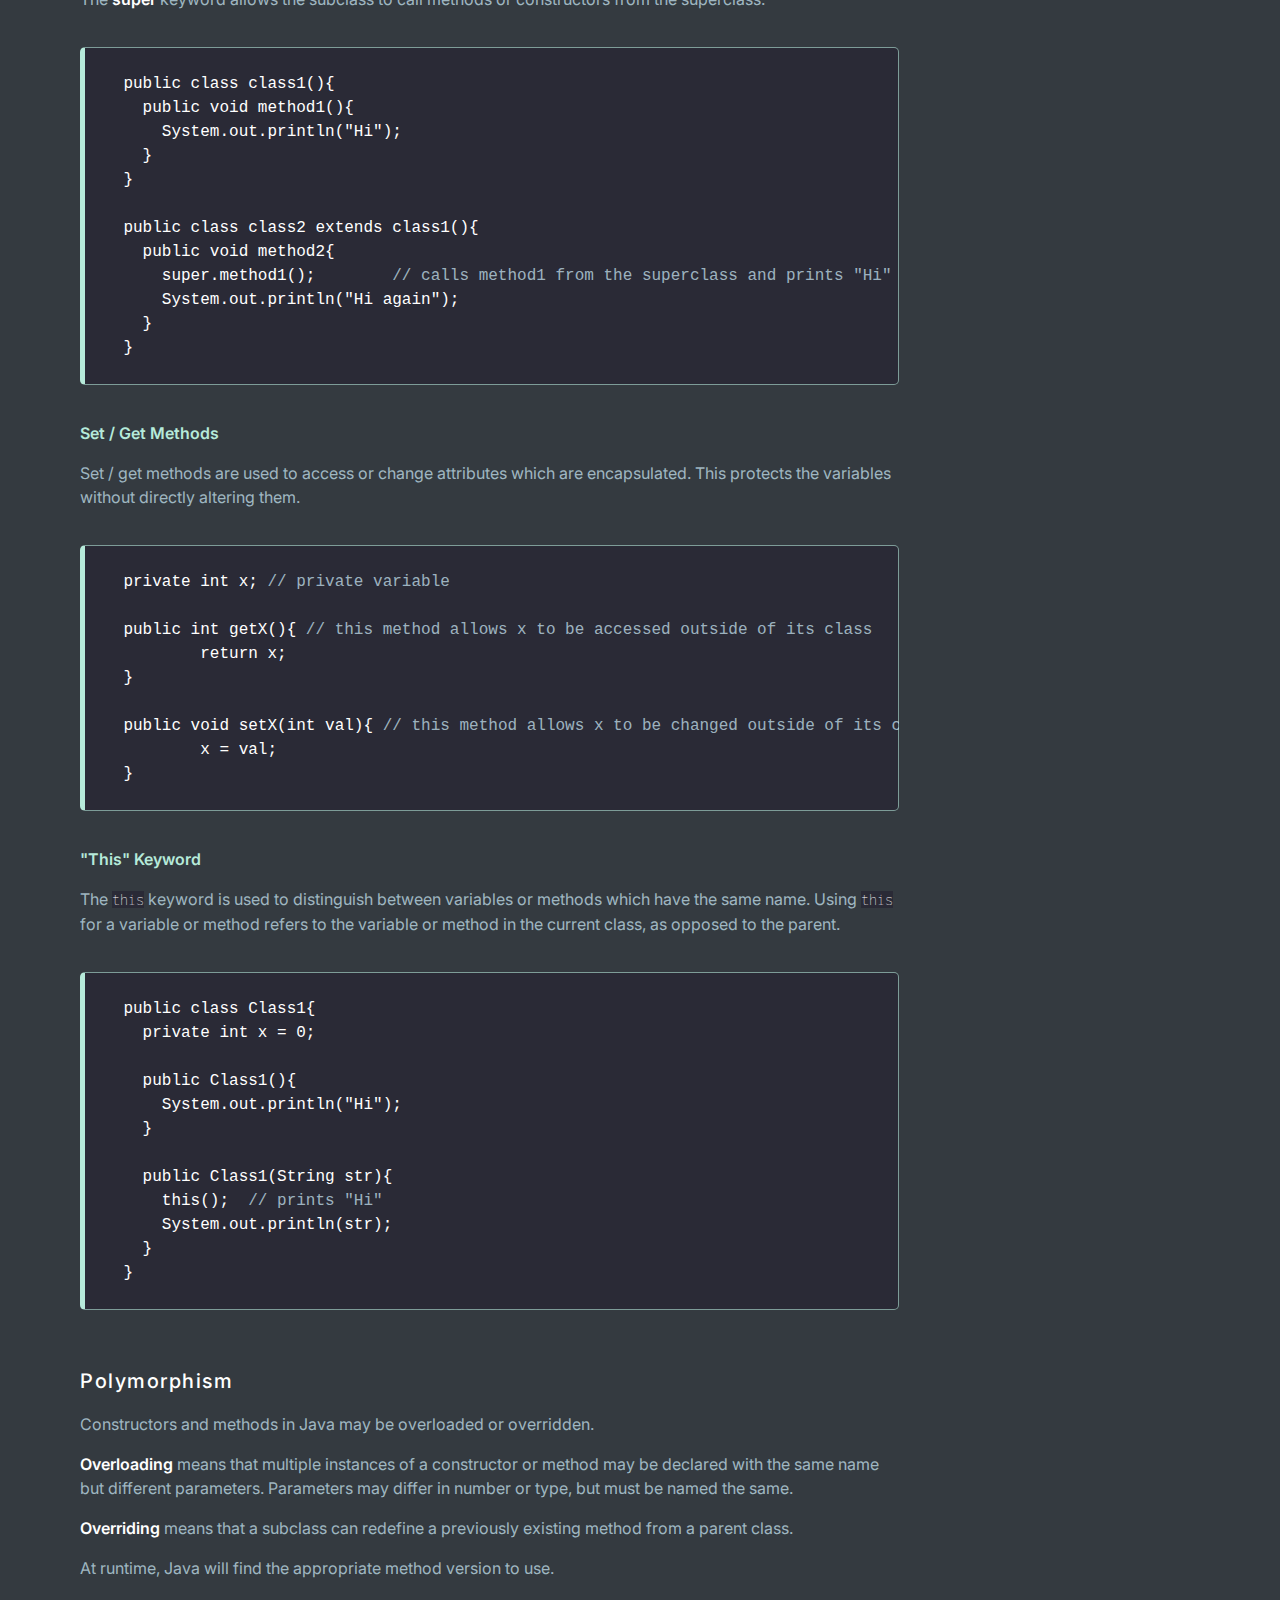
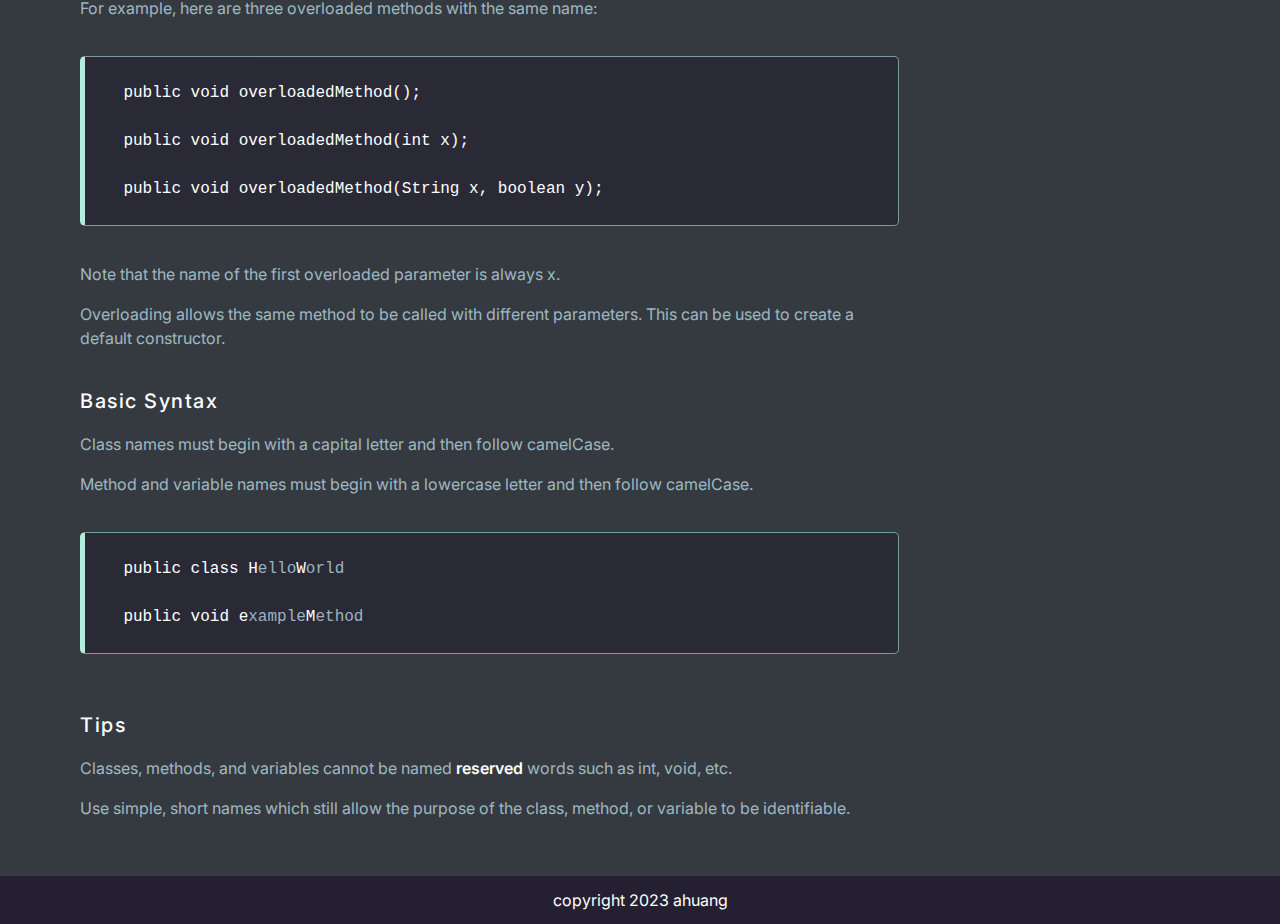
<file: oop.html>
<!DOCTYPE html>
<html lang = "en">

<head>
    <title> portfolio </title>
    <meta charset="utf-8">
    <meta name="viewport" content="width=device-width, initial-scale=1">
    <link href="https://cdn.jsdelivr.net/npm/bootstrap@5.0.2/dist/css/bootstrap.min.css" rel="stylesheet" integrity="sha384-EVSTQN3/azprG1Anm3QDgpJLIm9Nao0Yz1ztcQTwFspd3yD65VohhpuuCOmLASjC" crossorigin="anonymous">
    <link href='https://fonts.googleapis.com/css?family=Inter' rel='stylesheet'>
    <link href='https://fonts.googleapis.com/css?family=Inconsolata' rel='stylesheet'>
    <link rel="stylesheet" href="oop.css">
    <link rel="stylesheet" href="nav.css">
</head>

<body>
  <nav class="navbar sticky-top navbar-expand-lg navbar-dark bg-dark">
    <a class="navbar-brand" href="#">Portfolio</a>
    <li class = "icon">
        <svg xmlns="http://www.w3.org/2000/svg" width="24" height="24" viewBox="0 0 24 24"><path fill = "#FFFFFF" d="M12 0c-6.626 0-12 5.373-12 12 0 5.302 3.438 9.8 8.207 11.387.599.111.793-.261.793-.577v-2.234c-3.338.726-4.033-1.416-4.033-1.416-.546-1.387-1.333-1.756-1.333-1.756-1.089-.745.083-.729.083-.729 1.205.084 1.839 1.237 1.839 1.237 1.07 1.834 2.807 1.304 3.492.997.107-.775.418-1.305.762-1.604-2.665-.305-5.467-1.334-5.467-5.931 0-1.311.469-2.381 1.236-3.221-.124-.303-.535-1.524.117-3.176 0 0 1.008-.322 3.301 1.23.957-.266 1.983-.399 3.003-.404 1.02.005 2.047.138 3.006.404 2.291-1.552 3.297-1.23 3.297-1.23.653 1.653.242 2.874.118 3.176.77.84 1.235 1.911 1.235 3.221 0 4.609-2.807 5.624-5.479 5.921.43.372.823 1.102.823 2.222v3.293c0 .319.192.694.801.576 4.765-1.589 8.199-6.086 8.199-11.386 0-6.627-5.373-12-12-12z"/></svg>
    </li>
    <button class="navbar-toggler" type="button" data-toggle="collapse" data-target="#navbarNavDropdown" aria-controls="navbarNavDropdown" aria-expanded="false" aria-label="Toggle navigation">
      <span class="navbar-toggler-icon"></span>
    </button>
    <div class="collapse navbar-collapse" id="navbarNavDropdown">
      <ul class="navbar-nav">
        <li class="nav-item active">
          <a class="nav-link" href="index.html"> home <span class="sr-only"></span></a>
        </li>
        <li class="nav-item">
          <a class="nav-link" href="about.html">about</a>
        </li>
        <li class="nav-item">
            <a class="nav-link" href="projects.html">projects</a>
        </li>
        <li class="nav-item dropdown">
            <a class="nav-link dropdown-toggle" href="#" id="navbarDropdownMenuLink" data-toggle="dropdown" aria-haspopup="true" aria-expanded="false">
              java
            </a>
            <div class="dropdown-menu" aria-labelledby="navbarDropdownMenuLink">
              <div class = "text">
                <a class="dropdown-title" href="#">learning</a>
                <a class="dropdown-item" href="oop.html">OOP</a>
                <a class="dropdown-item" href="arrays.html">arrays</a>
                <a class="dropdown-item" href="arraylist.html">arraylists</a>
                <a class="dropdown-item" href="searchsort.html">search & sort</a>
                <a class="dropdown-item" href="recursion.html">recursion</a>
              </div>
            </div>
          </li>
          <li class="nav-item">
            <a class="nav-link" href="sources.html">sources</a>
        </li>
      </ul>
    </div>
  </nav>
  <div class="tutorial">
    <div class ="tutorial-body" style="float:left">
      <p class = tutorial-title>OOP</p>
      <a class = "basics">Object Oriented Programming</a>
      <p></p>
        <p class = "body">Java is an Object-Oriented Programming language. It utilizes <em>objects</em> and <em>classes</em> to run applications.</p>
        <p class = "body">An <em>object</em> is a piece of software with attributes in the form of variables.<br>
          It is an instance of a <em>class</em>, and must be created before it is called or executed. <br>
          To create an object, a <em>constructor</em> is used. The constructor has the same name as the class and can take parameters. <br>
          The <em>new</em> keyword is used to create an object with a constructor.</p>
        <p class = "body">A <em>method</em> is the behavior of an object. When methods are run, the object performs an action. Methods can take parameters, return values, both, or neither. A method with no return value is declared as <em>void</em>. </p>
        <p class = "body">A <em>variable</em> is a specific attribute or characteristic of an object. Variables can be private or public, with private variables being inaccessible outside of the class they are in.</p>
        <p class = "body">To access an object's variables and methods, dot notation is used. This is in the form <b>objectName.variableName</b> or <b>objectName.methodName</b>.</p>
        <p class = "spacer"> </p>
        <pre class = "codes">
          <code>
    public class HelloWorld {	<b>// class HelloWorld which creates HelloWorld object</b>

      private int exampleInt;	<b>// private attribute of the HelloWorld object</b>
            
      public HelloWorld {	<b>// HelloWorld Constructor Method</b>
            
      }
            
      public void exampleMethod(int x){	<b>// method of object HelloWorld with parameter int x and return type void</b>
        exampleInt = 0;
      }
              
      public static void main(String[]args){
        HelloWorld h = new HelloWorld(); <b>// creating a new HelloWorld object using the constructor method</b>
        h.exampleMethod(1);	<b>// calling the exampleMethod method of object h with dot notation</b>
      }

    }</code>
        </pre>
        <p id = "inheritance"><br></p>
        <a class = "basics">Inheritance</a>
        <p></p>
        <p class = "body">In OOP, there exist <em>subclasses</em> derived from parent classes. <br> These subclasses are written in the notation <b>public class subClass extends parentClass</b>.</p>
        <p class = "body">The <em>extends</em> keyword allows the subclass to inherit all the methods and properties of the parent class. The subclass can override the methods of the parent or superclass by redeclaring the method with the same name. Additionally, the subclass can further have its own properties and methods specific to that subclass. Variables and/or methods private to subclasses are said to be encapsulated.</p>
        <p class = "body">The <em>super</em> keyword allows the subclass to call methods or constructors from the superclass.</p>
        <p class = "spacer"> </p>
        <pre class = "codes">
          <code>
    public class class1(){
      public void method1(){
        System.out.println("Hi");
      }
    }
            
    public class class2 extends class1(){
      public void method2{
        super.method1();	<b>// calls method1 from the superclass and prints "Hi"</b>
        System.out.println("Hi again");
      }
    }</code>
        </pre>
        <p class = "spacer"> </p>
        <p class = subtitle>Set / Get Methods</p>
        <p class = "body">Set / get methods are used to access or change attributes which are encapsulated. This protects the variables without directly altering them.</p>
        <p class = "spacer"> </p>
        <pre class = "codes">
          <code>
    private int x; <b>// private variable</b>

    public int getX(){ <b>// this method allows x to be accessed outside of its class</b>
	    return x;
    }

    public void setX(int val){ <b>// this method allows x to be changed outside of its class</b>
	    x = val;
    }</code>
      </pre>
      <p class = "spacer"> </p>
      <p class = subtitle>"This" Keyword</p>
      <p class = "body">The <b>this</b> keyword is used to distinguish between variables or methods which have the same name. Using <b>this</b> for a variable or method refers to the variable or method in the current class, as opposed to the parent.</p>
      <p class = "spacer"> </p>
        <pre class = "codes">
          <code>
    public class Class1{
      private int x = 0;
            
      public Class1(){
        System.out.println("Hi");
      }
          
      public Class1(String str){
        this(); <b> // prints "Hi"</b>
        System.out.println(str);
      }
    }</code>
        </pre>
        <p id = "polymorphism"><br></p>
        <a class = "basics">Polymorphism</a>
        <p></p>
        <p class = "body">Constructors and methods in Java may be overloaded or overridden.</p>
        <p class = "body"><em>Overloading</em> means that multiple instances of a constructor or method may be declared with the same name but different parameters. Parameters may differ in number or type, but must be named the same.</p>
        <p class = "body"><em>Overriding</em> means that a subclass can redefine a previously existing method from a parent class.</p>
        <p class = "body">At runtime, Java will find the appropriate method version to use.</p>
        <p class = "body">For example, here are three overloaded methods with the same name:</p>
        <p class = "spacer"> </p>
        <pre class = "codes">
          <code>
    public void overloadedMethod();

    public void overloadedMethod(int x);

    public void overloadedMethod(String x, boolean y);</code>
        </pre>
        <p class = "spacer"> </p>
        <p class = "body">Note that the name of the first overloaded parameter is always x.</p>
        <p class = "body">Overloading allows the same method to be called with different parameters. This can be used to create a default constructor.</p>
        <p class = "spacer" id = "syntax"></p>
        <a class = "basics">Basic Syntax</a>
        <p></p>
        <p class = "body">Class names must begin with a capital letter and then follow camelCase.</p>
        <p class = "body">Method and variable names must begin with a lowercase letter and then follow camelCase.</p>
        <p class = "spacer"> </p>
        <pre class = "codes">
          <code>
    public class H<b>ello</b>W<b>orld</b>

    public void e<b>xample</b>M<b>ethod</b></code>
        </pre>
        <p id = "tips"><br></p>
        <a class = "basics">Tips</a>
        <p></p>
        <p class = "body">Classes, methods, and variables cannot be named <em>reserved</em> words such as int, void, etc.</p>
        <p class = "body">Use simple, short names which still allow the purpose of the class, method, or variable to be identifiable.</p>
        <p><br></p>
    </div>

    <div class = "tutorial-nav">
      <p class = "nav-subtitle">JUMP TO</p>
      <a class = "nav-option" href="#"> The Basics</a>
      <a class = "nav-option" href="#inheritance"> Inheritance</a>
      <a class = "nav-option" href="#polymorphism"> Polymorphism</a>
      <a class = "nav-option" href="#syntax"> Syntax</a>
      <a class = "nav-option" href="#tips"> Tips</a>
    </div>

  </div>
  <div class = "footer"> copyright 2023 ahuang</div>
    
    <script src="https://code.jquery.com/jquery-3.2.1.slim.min.js" integrity="sha384-KJ3o2DKtIkvYIK3UENzmM7KCkRr/rE9/Qpg6aAZGJwFDMVNA/GpGFF93hXpG5KkN" crossorigin="anonymous"></script>
    <script src="https://cdn.jsdelivr.net/npm/popper.js@1.12.9/dist/umd/popper.min.js" integrity="sha384-ApNbgh9B+Y1QKtv3Rn7W3mgPxhU9K/ScQsAP7hUibX39j7fakFPskvXusvfa0b4Q" crossorigin="anonymous"></script>
    <script src="https://cdn.jsdelivr.net/npm/bootstrap@4.0.0/dist/js/bootstrap.min.js" integrity="sha384-JZR6Spejh4U02d8jOt6vLEHfe/JQGiRRSQQxSfFWpi1MquVdAyjUar5+76PVCmYl" crossorigin="anonymous"></script>
</body>

</html>
</file>
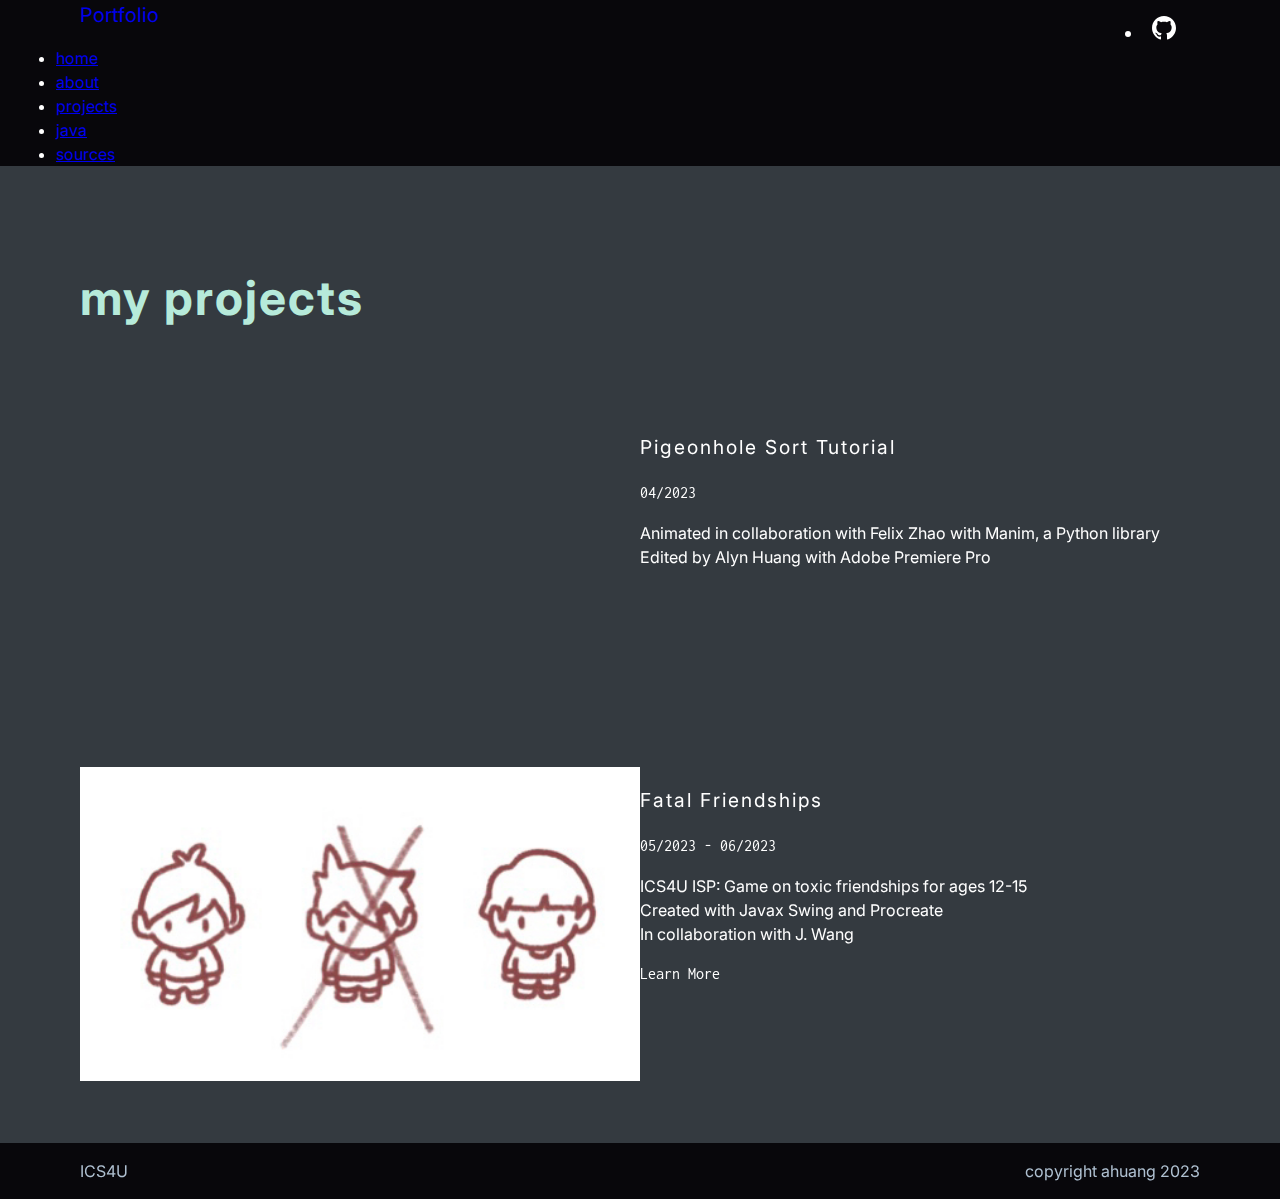
<file: projects.html>
<!DOCTYPE html>
<html lang = "en">

<head>
    <title> portfolio </title>
    <meta charset="utf-8">
    <meta name="viewport" content="width=device-width, initial-scale=1">
    <link href="https://cdn.jsdelivr.net/npm/bootstrap@5.0.2/dist/css/bootstrap.min.css" rel="stylesheet" integrity="sha384-EVSTQN3/azprG1Anm3QDgpJLIm9Nao0Yz1ztcQTwFspd3yD65VohhpuuCOmLASjC" crossorigin="anonymous">
    <link href='https://fonts.googleapis.com/css?family=Inter' rel='stylesheet'>
    <link href='https://fonts.googleapis.com/css?family=Inconsolata' rel='stylesheet'>
    <link rel="stylesheet" href="nav.css">
    <link rel="stylesheet" href="about.css">
    <link rel="stylesheet" href="projects.css">
</head>

<body>
  <nav class="navbar sticky-top navbar-expand-lg navbar-dark bg-dark">
    <a class="navbar-brand" href="#">Portfolio</a>
    <li class = "icon">
        <svg xmlns="http://www.w3.org/2000/svg" width="24" height="24" viewBox="0 0 24 24"><path fill = "#FFFFFF" d="M12 0c-6.626 0-12 5.373-12 12 0 5.302 3.438 9.8 8.207 11.387.599.111.793-.261.793-.577v-2.234c-3.338.726-4.033-1.416-4.033-1.416-.546-1.387-1.333-1.756-1.333-1.756-1.089-.745.083-.729.083-.729 1.205.084 1.839 1.237 1.839 1.237 1.07 1.834 2.807 1.304 3.492.997.107-.775.418-1.305.762-1.604-2.665-.305-5.467-1.334-5.467-5.931 0-1.311.469-2.381 1.236-3.221-.124-.303-.535-1.524.117-3.176 0 0 1.008-.322 3.301 1.23.957-.266 1.983-.399 3.003-.404 1.02.005 2.047.138 3.006.404 2.291-1.552 3.297-1.23 3.297-1.23.653 1.653.242 2.874.118 3.176.77.84 1.235 1.911 1.235 3.221 0 4.609-2.807 5.624-5.479 5.921.43.372.823 1.102.823 2.222v3.293c0 .319.192.694.801.576 4.765-1.589 8.199-6.086 8.199-11.386 0-6.627-5.373-12-12-12z"/></svg>
    </li>
    <button class="navbar-toggler" type="button" data-toggle="collapse" data-target="#navbarNavDropdown" aria-controls="navbarNavDropdown" aria-expanded="false" aria-label="Toggle navigation">
      <span class="navbar-toggler-icon"></span>
    </button>
    <div class="collapse navbar-collapse" id="navbarNavDropdown">
      <ul class="navbar-nav">
        <li class="nav-item active">
          <a class="nav-link" href="index.html"> home <span class="sr-only"></span></a>
        </li>
        <li class="nav-item">
          <a class="nav-link" href="about.html">about</a>
        </li>
        <li class="nav-item">
            <a class="nav-link" href="projects.html">projects</a>
        </li>
        <li class="nav-item dropdown">
            <a class="nav-link dropdown-toggle" href="#" id="navbarDropdownMenuLink" data-toggle="dropdown" aria-haspopup="true" aria-expanded="false">
              java
            </a>
            <div class="dropdown-menu" aria-labelledby="navbarDropdownMenuLink">
              <div class = "text">
                <a class="dropdown-title" href="#">learning</a>
                <a class="dropdown-item" href="oop.html">OOP</a>
                <a class="dropdown-item" href="arrays.html">arrays</a>
                <a class="dropdown-item" href="arraylist.html">arraylists</a>
                <a class="dropdown-item" href="searchsort.html">search & sort</a>
                <a class="dropdown-item" href="recursion.html">recursion</a>
              </div>
            </div>
          </li>
          <li class="nav-item">
            <a class="nav-link" href="sources.html">sources</a>
        </li>
      </ul>
    </div>
  </nav>
      <p class="info-title" href="#">my projects</p>
      <div class = project>
        <div class = media>
          <iframe width="560" height="315" src="https://www.youtube.com/embed/pg7xZq1YyTo?controls=0" title="YouTube video player" frameborder="0" allow="accelerometer; autoplay; clipboard-write; encrypted-media; gyroscope; picture-in-picture; web-share" allowfullscreen></iframe>
        </div>
        <div class = project-description>
            <p class = "description-title">Pigeonhole Sort Tutorial</p>
            <p class = "date">04/2023</p>
            <p>
                Animated in collaboration with Felix Zhao with Manim, a Python library <br>
                Edited by Alyn Huang with Adobe Premiere Pro
            </p>
        </div>
      </div>
      <div class = project>
        <div class = media>
          <img src="game.jpg" style="width: 560px; object-fit: cover">
        </div>
        <div class = project-description>
            <p class = "description-title">Fatal Friendships</p>
            <p class = "date">05/2023 - 06/2023</p>
            <p>
                ICS4U ISP: Game on toxic friendships for ages 12-15<br>
                Created with Javax Swing and Procreate <br>
                In collaboration with J. Wang
            </p>
            <p class = "date"><a class = "link" href = "isp.html">Learn More</a></p>
        </div>
      </div>
      <p> <br> </p>
      <div class = footer>
        <div class = "left">ICS4U</div>
        <div class = "right">copyright ahuang 2023</div>
      </div>
      <script src="https://code.jquery.com/jquery-3.2.1.slim.min.js" integrity="sha384-KJ3o2DKtIkvYIK3UENzmM7KCkRr/rE9/Qpg6aAZGJwFDMVNA/GpGFF93hXpG5KkN" crossorigin="anonymous"></script>
      <script src="https://cdn.jsdelivr.net/npm/popper.js@1.12.9/dist/umd/popper.min.js" integrity="sha384-ApNbgh9B+Y1QKtv3Rn7W3mgPxhU9K/ScQsAP7hUibX39j7fakFPskvXusvfa0b4Q" crossorigin="anonymous"></script>
      <script src="https://cdn.jsdelivr.net/npm/bootstrap@4.0.0/dist/js/bootstrap.min.js" integrity="sha384-JZR6Spejh4U02d8jOt6vLEHfe/JQGiRRSQQxSfFWpi1MquVdAyjUar5+76PVCmYl" crossorigin="anonymous"></script>
</body>

</html>
</file>
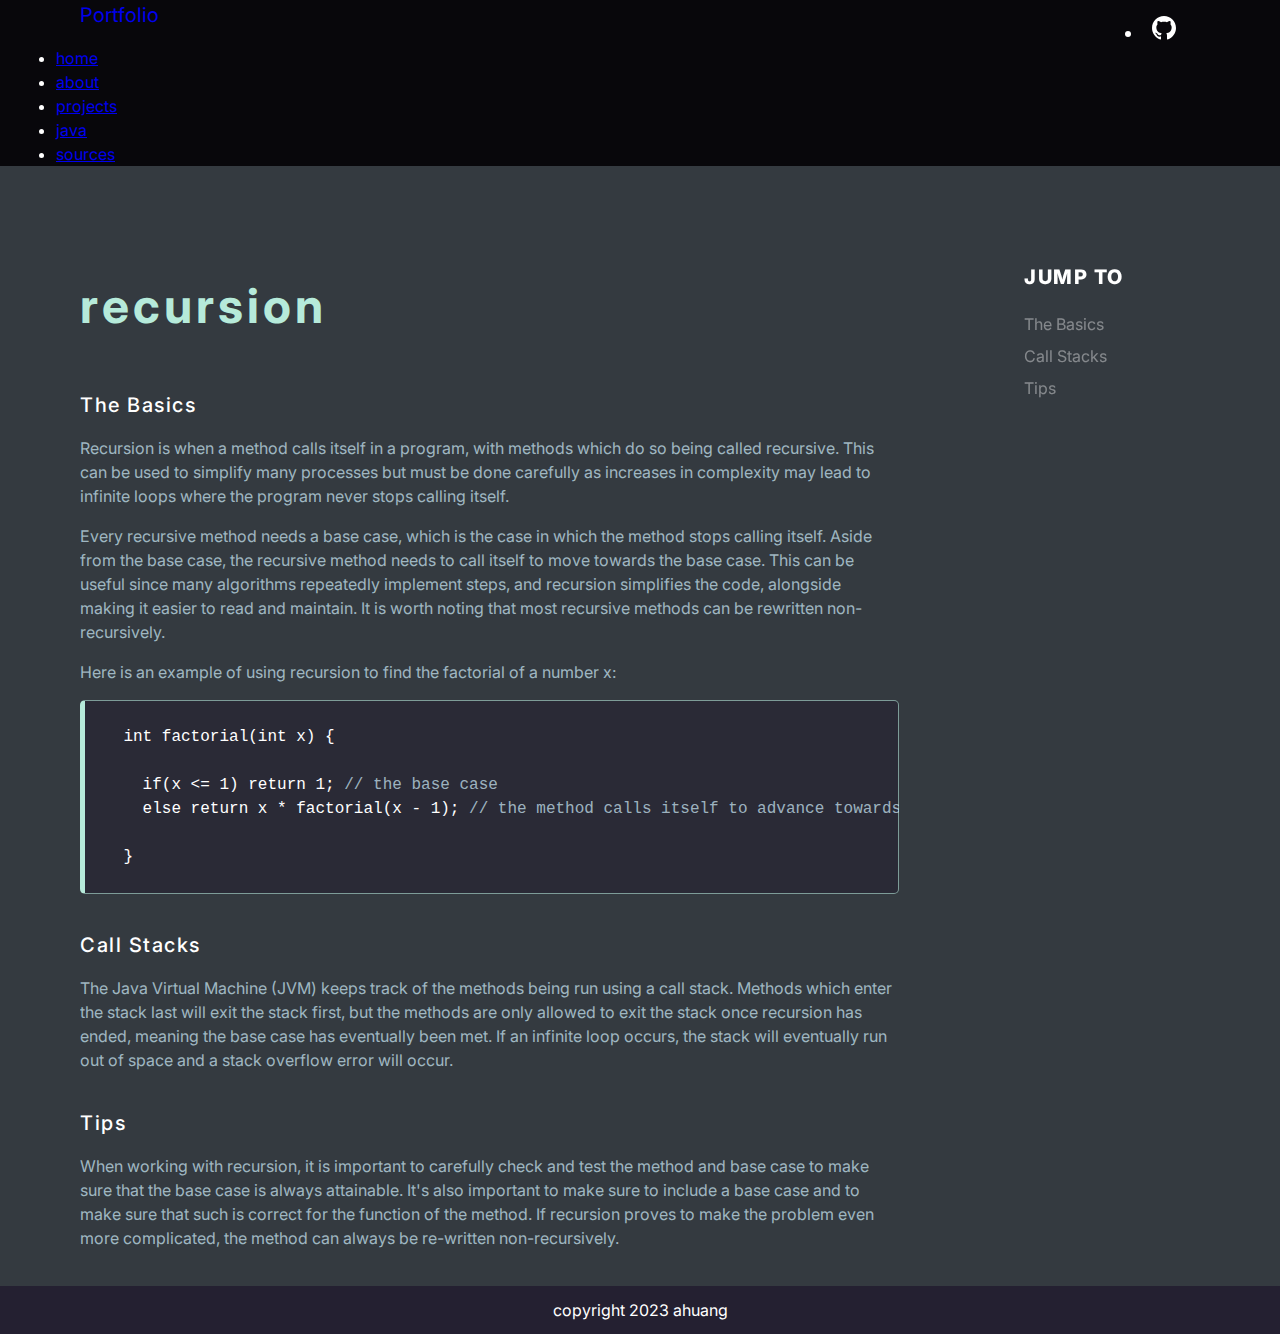
<file: recursion.html>
<!DOCTYPE html>
<html lang = "en">

<head>
    <title> portfolio </title>
    <meta charset="utf-8">
    <meta name="viewport" content="width=device-width, initial-scale=1">
    <link href="https://cdn.jsdelivr.net/npm/bootstrap@5.0.2/dist/css/bootstrap.min.css" rel="stylesheet" integrity="sha384-EVSTQN3/azprG1Anm3QDgpJLIm9Nao0Yz1ztcQTwFspd3yD65VohhpuuCOmLASjC" crossorigin="anonymous">
    <link href='https://fonts.googleapis.com/css?family=Inter' rel='stylesheet'>
    <link href='https://fonts.googleapis.com/css?family=Inconsolata' rel='stylesheet'>
    <link rel="stylesheet" href="oop.css">
    <link rel="stylesheet" href="nav.css">
    <link rel="stylesheet" href="rss.css">
</head>

<body>
  <nav class="navbar sticky-top navbar-expand-lg navbar-dark bg-dark">
    <a class="navbar-brand" href="#">Portfolio</a>
    <li class = "icon">
        <svg xmlns="http://www.w3.org/2000/svg" width="24" height="24" viewBox="0 0 24 24"><path fill = "#FFFFFF" d="M12 0c-6.626 0-12 5.373-12 12 0 5.302 3.438 9.8 8.207 11.387.599.111.793-.261.793-.577v-2.234c-3.338.726-4.033-1.416-4.033-1.416-.546-1.387-1.333-1.756-1.333-1.756-1.089-.745.083-.729.083-.729 1.205.084 1.839 1.237 1.839 1.237 1.07 1.834 2.807 1.304 3.492.997.107-.775.418-1.305.762-1.604-2.665-.305-5.467-1.334-5.467-5.931 0-1.311.469-2.381 1.236-3.221-.124-.303-.535-1.524.117-3.176 0 0 1.008-.322 3.301 1.23.957-.266 1.983-.399 3.003-.404 1.02.005 2.047.138 3.006.404 2.291-1.552 3.297-1.23 3.297-1.23.653 1.653.242 2.874.118 3.176.77.84 1.235 1.911 1.235 3.221 0 4.609-2.807 5.624-5.479 5.921.43.372.823 1.102.823 2.222v3.293c0 .319.192.694.801.576 4.765-1.589 8.199-6.086 8.199-11.386 0-6.627-5.373-12-12-12z"/></svg>
    </li>
    <button class="navbar-toggler" type="button" data-toggle="collapse" data-target="#navbarNavDropdown" aria-controls="navbarNavDropdown" aria-expanded="false" aria-label="Toggle navigation">
      <span class="navbar-toggler-icon"></span>
    </button>
    <div class="collapse navbar-collapse" id="navbarNavDropdown">
      <ul class="navbar-nav">
        <li class="nav-item active">
          <a class="nav-link" href="index.html"> home <span class="sr-only"></span></a>
        </li>
        <li class="nav-item">
          <a class="nav-link" href="about.html">about</a>
        </li>
        <li class="nav-item">
            <a class="nav-link" href="projects.html">projects</a>
        </li>
        <li class="nav-item dropdown">
            <a class="nav-link dropdown-toggle" href="#" id="navbarDropdownMenuLink" data-toggle="dropdown" aria-haspopup="true" aria-expanded="false">
              java
            </a>
            <div class="dropdown-menu" aria-labelledby="navbarDropdownMenuLink">
              <div class = "text">
                <a class="dropdown-title" href="#">learning</a>
                <a class="dropdown-item" href="oop.html">OOP</a>
                <a class="dropdown-item" href="arrays.html">arrays</a>
                <a class="dropdown-item" href="arraylist.html">arraylists</a>
                <a class="dropdown-item" href="searchsort.html">search & sort</a>
                <a class="dropdown-item" href="recursion.html">recursion</a>
              </div>
            </div>
          </li>
          <li class="nav-item">
            <a class="nav-link" href="sources.html">sources</a>
        </li>
      </ul>
    </div>
  </nav>
  <div class = "nof">
  <div class="tutorial">
    <div class ="tutorial-body" style="float:left">
      <p class = tutorial-title>recursion</p>
      <a class = "basics">The Basics</a>
      <p></p>
      <p class = "body">Recursion is when a method calls itself in a program, with methods which do so being called recursive. This can be used to simplify many processes but must be done carefully as increases in complexity may lead to infinite loops where the program never stops calling itself.</p>
      <p class = "body">Every recursive method needs a base case, which is the case in which the method stops calling itself. Aside from the base case, the recursive method needs to call itself to move towards the base case. This can be useful since many algorithms repeatedly implement steps, and recursion simplifies the code, alongside making it easier to read and maintain. It is worth noting that most recursive methods can be rewritten non-recursively.</p>
      <p class = "body">Here is an example of using recursion to find the factorial of a number x:</p>
        <pre class = "codes">
          <code>
    int factorial(int x) {

      if(x <= 1) return 1; <b>// the base case</b>
      else return x * factorial(x - 1); <b>// the method calls itself to advance towards the base case</b>

    }</code>
      </pre>
      <p class = "spacer" id ="call"> </p>
      <a class = "basics">Call Stacks</a>
      <p></p>
      <p class = "body">The Java Virtual Machine (JVM) keeps track of the methods being run using a call stack. Methods which enter the stack last will exit the stack first, but the methods are only allowed to exit the stack once recursion has ended, meaning the base case has eventually been met. If an infinite loop occurs, the stack will eventually run out of space and a stack overflow error will occur.</p>
      <p class = "spacer" id = "tips"></p>
      <a class = "basics">Tips</a>
      <p></p>
      <p class = "body">When working with recursion, it is important to carefully check and test the method and base case to make sure that the base case is always attainable. It's also important to make sure to include a base case and to make sure that such is correct for the function of the method. If recursion proves to make the problem even more complicated, the method can always be re-written non-recursively. </p>
      <p class = "spacer"></p>
    </div>

    <div class = "tutorial-nav">
      <p class = "nav-subtitle">JUMP TO</p>
      <a class = "nav-option" href="#"> The Basics</a>
      <a class = "nav-option" href="#call"> Call Stacks</a>
      <a class = "nav-option" href="#tips"> Tips</a>
    </div>

  </div>
</div>
  <div class = "footer"> copyright 2023 ahuang</div>
    <script src="https://code.jquery.com/jquery-3.2.1.slim.min.js" integrity="sha384-KJ3o2DKtIkvYIK3UENzmM7KCkRr/rE9/Qpg6aAZGJwFDMVNA/GpGFF93hXpG5KkN" crossorigin="anonymous"></script>
    <script src="https://cdn.jsdelivr.net/npm/popper.js@1.12.9/dist/umd/popper.min.js" integrity="sha384-ApNbgh9B+Y1QKtv3Rn7W3mgPxhU9K/ScQsAP7hUibX39j7fakFPskvXusvfa0b4Q" crossorigin="anonymous"></script>
    <script src="https://cdn.jsdelivr.net/npm/bootstrap@4.0.0/dist/js/bootstrap.min.js" integrity="sha384-JZR6Spejh4U02d8jOt6vLEHfe/JQGiRRSQQxSfFWpi1MquVdAyjUar5+76PVCmYl" crossorigin="anonymous"></script>
</body>

</html>
</file>
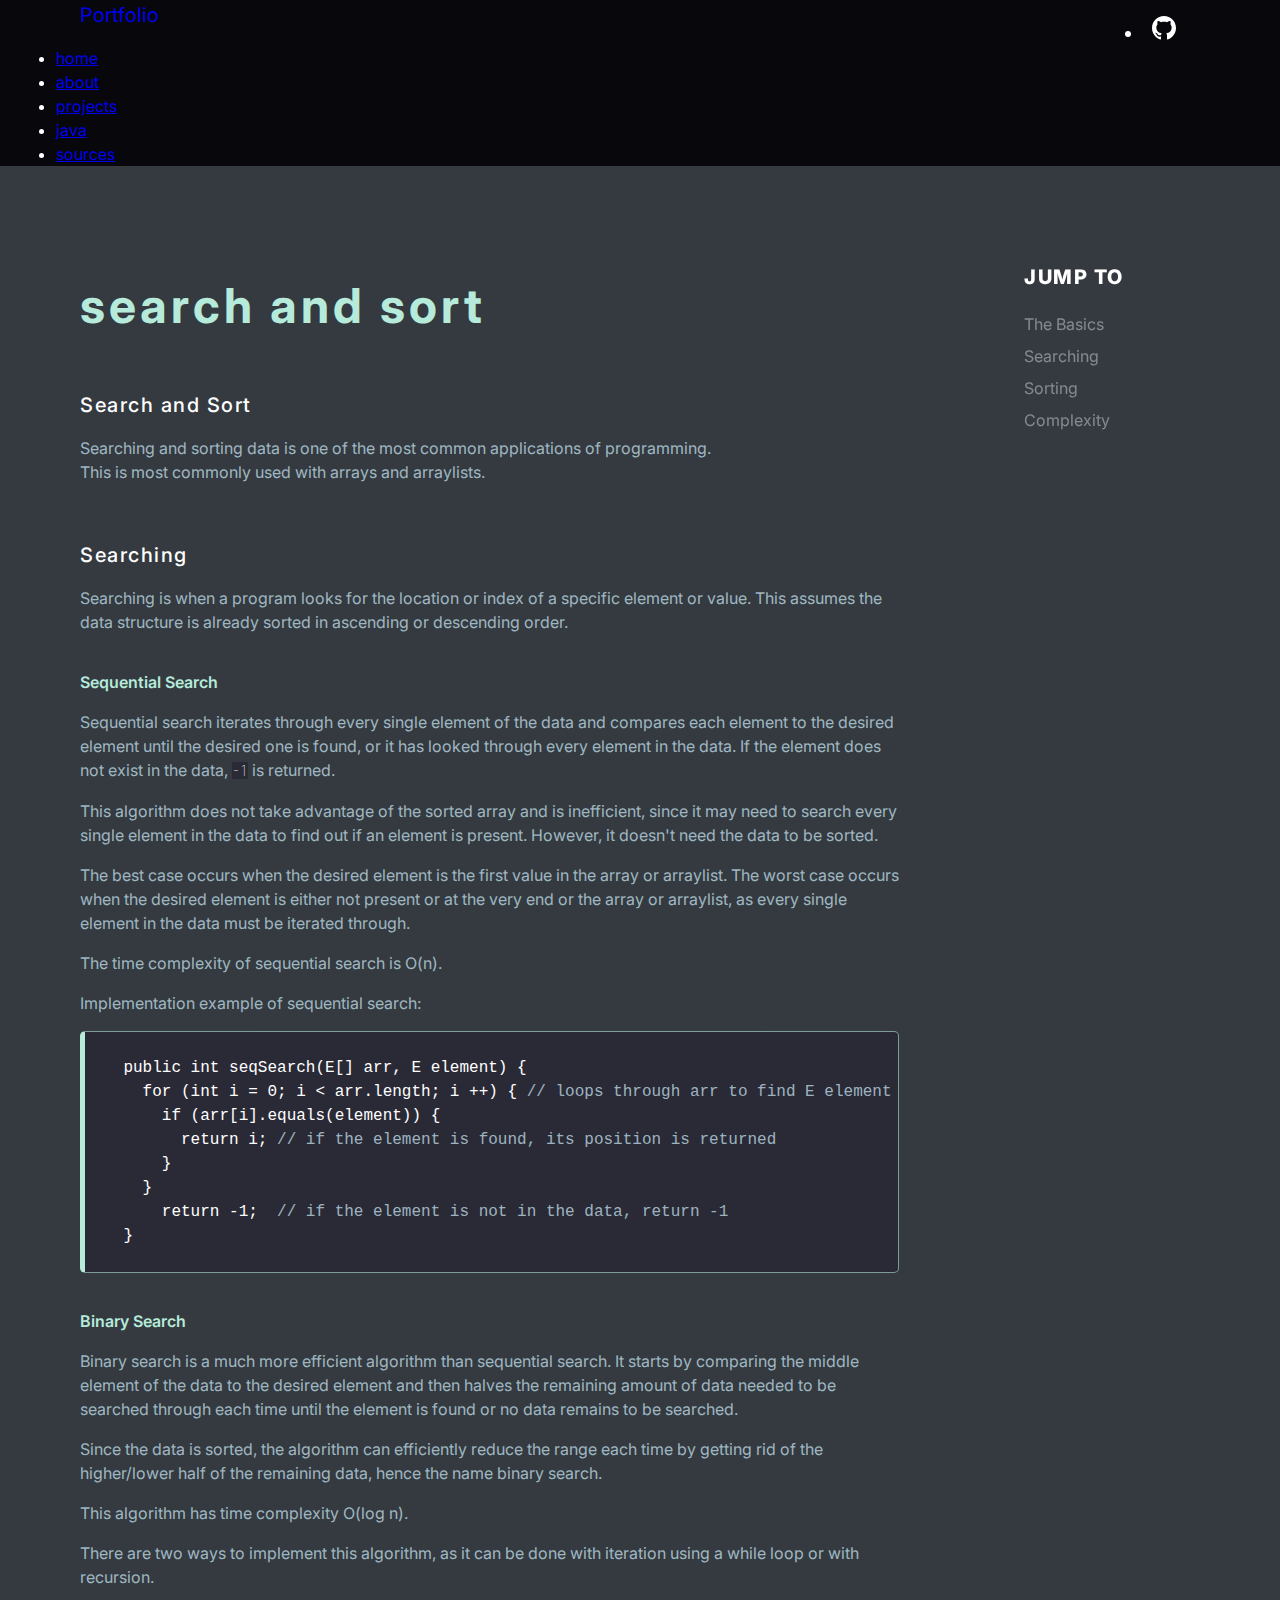
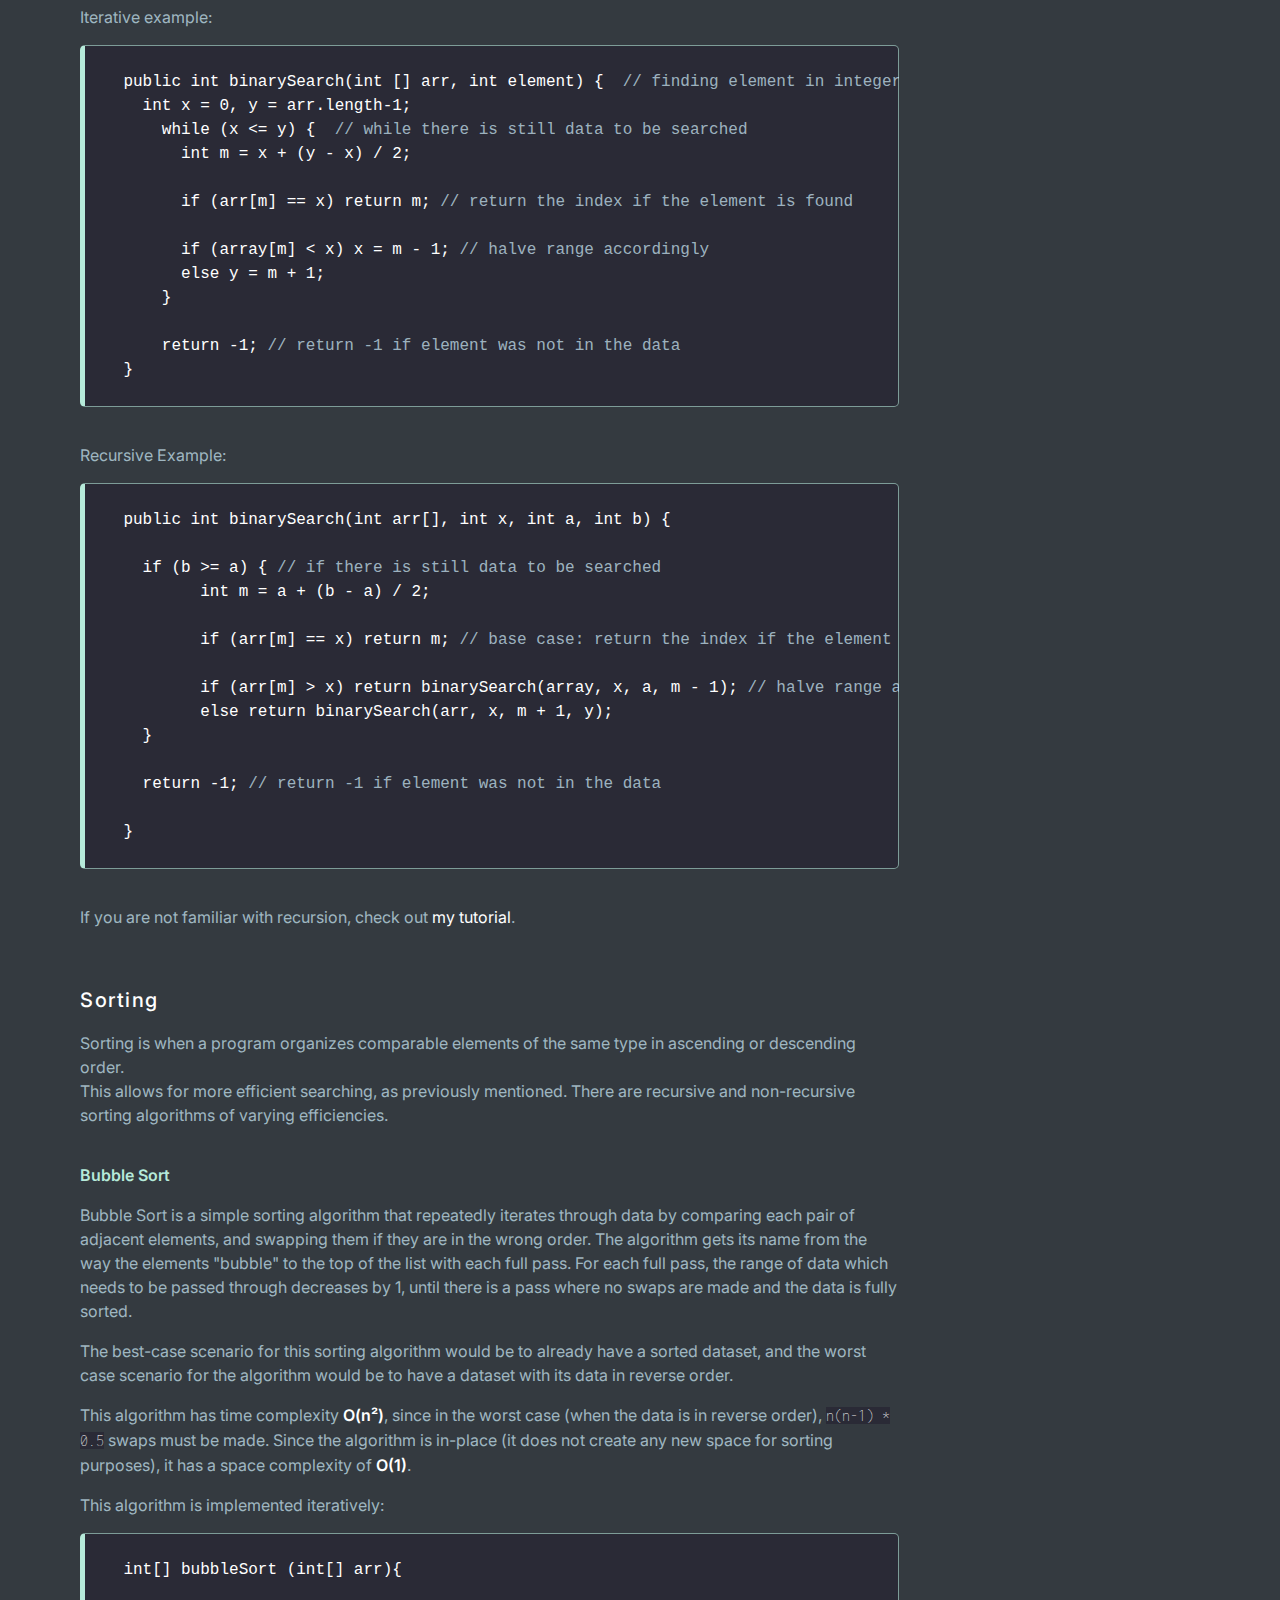
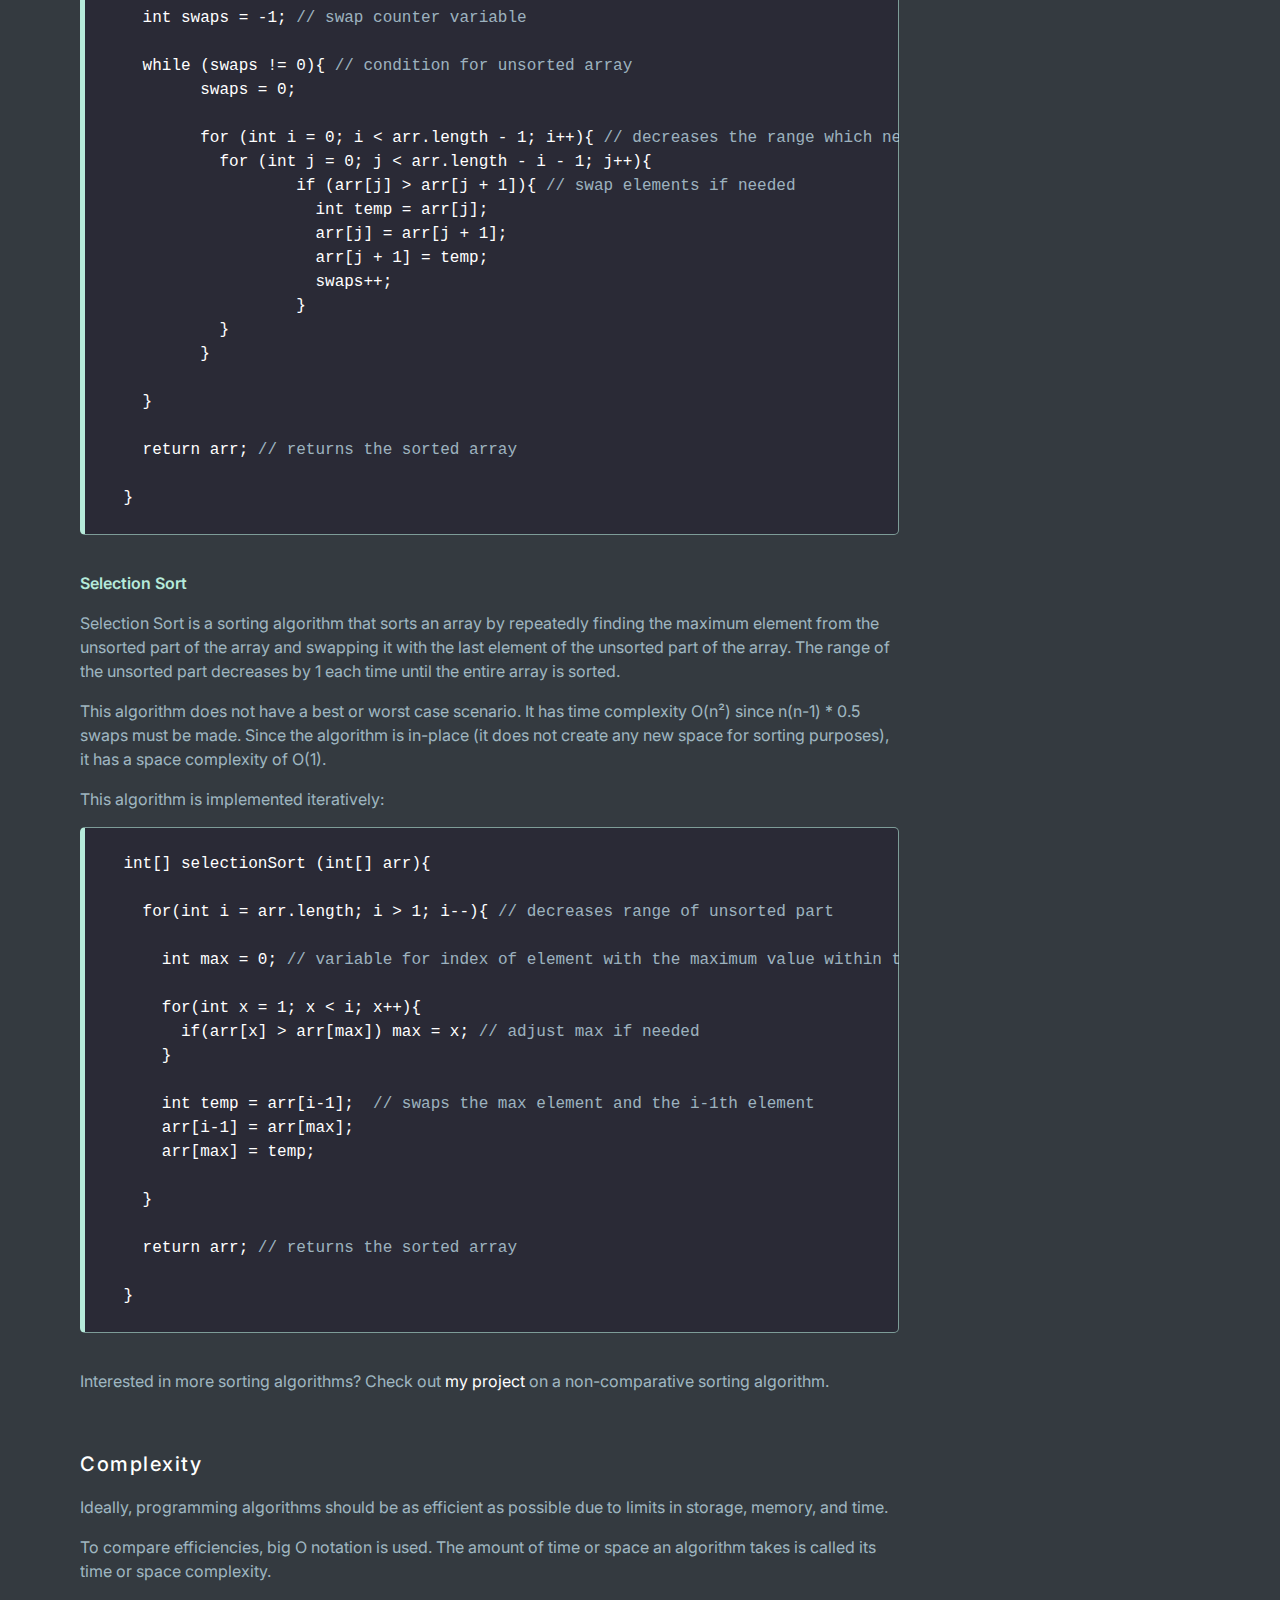
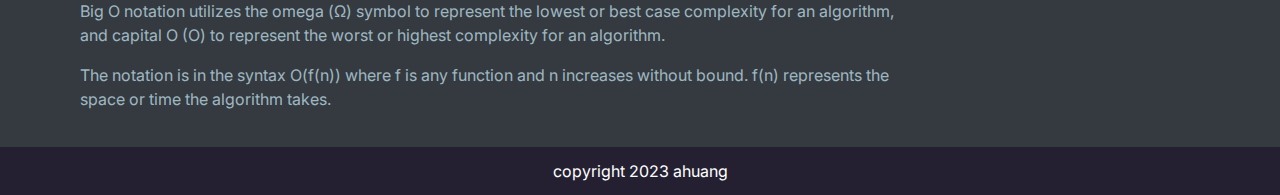
<file: searchsort.html>
<!DOCTYPE html>
<html lang = "en">

<head>
    <title> portfolio </title>
    <meta charset="utf-8">
    <meta name="viewport" content="width=device-width, initial-scale=1">
    <link href="https://cdn.jsdelivr.net/npm/bootstrap@5.0.2/dist/css/bootstrap.min.css" rel="stylesheet" integrity="sha384-EVSTQN3/azprG1Anm3QDgpJLIm9Nao0Yz1ztcQTwFspd3yD65VohhpuuCOmLASjC" crossorigin="anonymous">
    <link href='https://fonts.googleapis.com/css?family=Inter' rel='stylesheet'>
    <link href='https://fonts.googleapis.com/css?family=Inconsolata' rel='stylesheet'>
    <link rel="stylesheet" href="oop.css">
    <link rel="stylesheet" href="nav.css">
    <link rel="stylesheet" href="rss.css">
</head>

<body>
  <nav class="navbar sticky-top navbar-expand-lg navbar-dark bg-dark">
    <a class="navbar-brand" href="#">Portfolio</a>
    <li class = "icon">
        <svg xmlns="http://www.w3.org/2000/svg" width="24" height="24" viewBox="0 0 24 24"><path fill = "#FFFFFF" d="M12 0c-6.626 0-12 5.373-12 12 0 5.302 3.438 9.8 8.207 11.387.599.111.793-.261.793-.577v-2.234c-3.338.726-4.033-1.416-4.033-1.416-.546-1.387-1.333-1.756-1.333-1.756-1.089-.745.083-.729.083-.729 1.205.084 1.839 1.237 1.839 1.237 1.07 1.834 2.807 1.304 3.492.997.107-.775.418-1.305.762-1.604-2.665-.305-5.467-1.334-5.467-5.931 0-1.311.469-2.381 1.236-3.221-.124-.303-.535-1.524.117-3.176 0 0 1.008-.322 3.301 1.23.957-.266 1.983-.399 3.003-.404 1.02.005 2.047.138 3.006.404 2.291-1.552 3.297-1.23 3.297-1.23.653 1.653.242 2.874.118 3.176.77.84 1.235 1.911 1.235 3.221 0 4.609-2.807 5.624-5.479 5.921.43.372.823 1.102.823 2.222v3.293c0 .319.192.694.801.576 4.765-1.589 8.199-6.086 8.199-11.386 0-6.627-5.373-12-12-12z"/></svg>
    </li>
    <button class="navbar-toggler" type="button" data-toggle="collapse" data-target="#navbarNavDropdown" aria-controls="navbarNavDropdown" aria-expanded="false" aria-label="Toggle navigation">
      <span class="navbar-toggler-icon"></span>
    </button>
    <div class="collapse navbar-collapse" id="navbarNavDropdown">
      <ul class="navbar-nav">
        <li class="nav-item active">
          <a class="nav-link" href="index.html"> home <span class="sr-only"></span></a>
        </li>
        <li class="nav-item">
          <a class="nav-link" href="about.html">about</a>
        </li>
        <li class="nav-item">
            <a class="nav-link" href="projects.html">projects</a>
        </li>
        <li class="nav-item dropdown">
            <a class="nav-link dropdown-toggle" href="#" id="navbarDropdownMenuLink" data-toggle="dropdown" aria-haspopup="true" aria-expanded="false">
              java
            </a>
            <div class="dropdown-menu" aria-labelledby="navbarDropdownMenuLink">
              <div class = "text">
                <a class="dropdown-title" href="#">learning</a>
                <a class="dropdown-item" href="oop.html">OOP</a>
                <a class="dropdown-item" href="arrays.html">arrays</a>
                <a class="dropdown-item" href="arraylist.html">arraylists</a>
                <a class="dropdown-item" href="searchsort.html">search & sort</a>
                <a class="dropdown-item" href="recursion.html">recursion</a>
              </div>
            </div>
          </li>
          <li class="nav-item">
            <a class="nav-link" href="sources.html">sources</a>
        </li>
      </ul>
    </div>
  </nav>
  <div class = "nof">
  <div class="tutorial">
    <div class ="tutorial-body" style="float:left">
      <p class = tutorial-title>search and sort</p>
      <a class = "basics">Search and Sort</a>
      <p></p>
      <p class = "body">Searching and sorting data is one of the most common applications of programming.<br>
        This is most commonly used with arrays and arraylists. 
      </p>
      <p id = "search"><br></p>
      <a class = "basics">Searching</a>
      <p></p>
      <p class = "body">Searching is when a program looks for the location or index of a specific element or value. 
        This assumes the data structure is already sorted in ascending or descending order.
      </p>
      <p class = "spacer"> </p>
      <p class = subtitle>Sequential Search</p>
      <p class = "body">Sequential search iterates through every single element of the data and compares each element to the desired element until the desired one is found, or it has looked through every element in the data. If the element does not exist in the data, <b>-1</b> is returned.</p>
      <p class = "body">This algorithm does not take advantage of the sorted array and is inefficient, since it may need to search every single element in the data to find out if an element is present. However, it doesn't need the data to be sorted.</p>
      <p class = "body">The best case occurs when the desired element is the first value in the array or arraylist. The worst case occurs when the desired element is either not present or at the very end or the array or arraylist, as every single element in the data must be iterated through.</p>
      <p class = "body">The time complexity of sequential search is O(n).</p>
      <p class = "body">Implementation example of sequential search:</p>
        <pre class = "codes">
          <code>
    public int seqSearch(E[] arr, E element) { 
      for (int i = 0; i < arr.length; i ++) { <b>// loops through arr to find E element</b>
        if (arr[i].equals(element)) {
          return i; <b>// if the element is found, its position is returned</b>
        }
      }
        return -1;  <b>// if the element is not in the data, return -1</b>
    }</code>
      </pre>
      <p class = "spacer"> </p>
      <p class = subtitle>Binary Search</p>
      <p class = "body">Binary search is a much more efficient algorithm than sequential search. It starts by comparing the middle element of the data to the desired element and then halves the remaining amount of data needed to be searched through each time until the element is found or no data remains to be searched.</p>
      <p class = "body">Since the data is sorted, the algorithm can efficiently reduce the range each time by getting rid of the higher/lower half of the remaining data, hence the name binary search.</p>
      <p class = "body">This algorithm has time complexity O(log n).</p>
      <p class = "body">There are two ways to implement this algorithm, as it can be done with iteration using a while loop or with recursion.</p>
      <p class = "body">Iterative example:</p>
      <pre class = "codes">
        <code>
    public int binarySearch(int [] arr, int element) {  <b>// finding element in integer array arr</b>
      int x = 0, y = arr.length-1;
        while (x <= y) {  <b>// while there is still data to be searched</b>
          int m = x + (y - x) / 2;
          
          if (arr[m] == x) return m; <b>// return the index if the element is found</b>
          
          if (array[m] < x) x = m - 1; <b>// halve range accordingly</b>
          else y = m + 1;
        }
          
        return -1; <b>// return -1 if element was not in the data</b>
    }</code>
    </pre>
    <p class = "spacer"></p>
    <p class = "body">Recursive Example:</p>
    <pre class = "codes">
      <code>
    public int binarySearch(int arr[], int x, int a, int b) {

      if (b >= a) { <b>// if there is still data to be searched</b>
            int m = a + (b - a) / 2;
      
            if (arr[m] == x) return m; <b>// base case: return the index if the element is found</b>
      
            if (arr[m] > x) return binarySearch(array, x, a, m - 1); <b>// halve range accordingly</b>
            else return binarySearch(arr, x, m + 1, y);
      }
      
      return -1; <b>// return -1 if element was not in the data</b>

    }</code>
    </pre>
    <p class = "spacer"></p>
    <p class = "body">If you are not familiar with recursion, check out <a class = "link" href = "recursion.html">my tutorial</a>.</p>
    <p id = "sort"><br></p>
    <a class = "basics">Sorting</a>
    <p></p>
      <p class = "body">Sorting is when a program organizes comparable elements of the same type in ascending or descending order.<br>
        This allows for more efficient searching, as previously mentioned. There are recursive and non-recursive sorting algorithms of varying efficiencies.
      </p>
      <p class = "spacer"> </p>
      <p class = "subtitle">Bubble Sort</p>
      <p class = "body">Bubble Sort is a simple sorting algorithm that repeatedly iterates through data by comparing each pair of adjacent elements, and swapping them if they are in the wrong order. The algorithm gets its name from the way the elements "bubble" to the top of the list with each full pass. For each full pass, the range of data which needs to be passed through decreases by 1, until there is a pass where no swaps are made and the data is fully sorted.</p>
      <p class = "body">The best-case scenario for this sorting algorithm would be to already have a sorted dataset, and the worst case scenario for the algorithm would be to have a dataset with its data in reverse order.</p>
      <p class = "body">This algorithm has time complexity <em>O(n&sup2;)</em>, since in the worst case (when the data is in reverse order), <b>n(n-1) * 0.5</b> swaps must be made. Since the algorithm is in-place (it does not create any new space for sorting purposes), it has a space complexity of <em>O(1)</em>.</p>
      <p class = "body">This algorithm is implemented iteratively: </p>
      <pre class = "codes">
        <code>
    int[] bubbleSort (int[] arr){

      int swaps = -1; <b>// swap counter variable</b>

      while (swaps != 0){ <b>// condition for unsorted array</b>
	    swaps = 0;

	    for (int i = 0; i < arr.length - 1; i++){ <b>// decreases the range which needs to be searched</b>
	      for (int j = 0; j < arr.length - i - 1; j++){
		      if (arr[j] > arr[j + 1]){ <b>// swap elements if needed</b>
		        int temp = arr[j];
		        arr[j] = arr[j + 1];
		        arr[j + 1] = temp;
		        swaps++;
		      }
	      }
	    }

      }

      return arr; <b>// returns the sorted array</b>

    }</code>
      </pre>
      <p class = "spacer"></p>
      <p class = "subtitle">Selection Sort</p>
      <p class = "body">Selection Sort is a sorting algorithm that sorts an array by repeatedly finding the maximum element from the unsorted part of the array and swapping it with the last element of the unsorted part of the array. The range of the unsorted part decreases by 1 each time until the entire array is sorted. </p>
      <p class = "body">This algorithm does not have a best or worst case scenario. It has time complexity O(n&sup2;) since n(n-1) * 0.5 swaps must be made. Since the algorithm is in-place (it does not create any new space for sorting purposes), it has a space complexity of O(1).</p>
      <p class = "body">This algorithm is implemented iteratively:</p>
      <pre class = "codes">
        <code>
    int[] selectionSort (int[] arr){

      for(int i = arr.length; i > 1; i--){ <b>// decreases range of unsorted part</b>

        int max = 0; <b>// variable for index of element with the maximum value within the range</b>

        for(int x = 1; x < i; x++){
          if(arr[x] > arr[max]) max = x; <b>// adjust max if needed</b>
        }
        
        int temp = arr[i-1];  <b>// swaps the max element and the i-1th element</b>
        arr[i-1] = arr[max];
        arr[max] = temp;

      }
            
      return arr; <b>// returns the sorted array</b>

    }</code>
      </pre>
      <p class = "spacer"></p>
      <p class = "body">Interested in more sorting algorithms? Check out <a class = "link" href = "projects.html">my project</a> on a non-comparative sorting algorithm.</p>
      <p id = "comp"><br></p>
      <a class = "basics">Complexity</a>
      <p></p>
      <p class = "body">Ideally, programming algorithms should be as efficient as possible due to limits in storage, memory, and time.</p>
      <p class = "body">To compare efficiencies, big O notation is used. The amount of time or space an algorithm takes is called its time or space complexity.</p>
      <p class = "body">Big O notation utilizes the omega (&#937;) symbol to represent the lowest or best case complexity for an algorithm, and capital O (O) to represent the worst or highest complexity for an algorithm. </p>
      <p class = "body">The notation is in the syntax O(f(n)) where f is any function and n increases without bound. f(n) represents the space or time the algorithm takes.</p>
      <p class = "spacer"></p>
    </div>

    <div class = "tutorial-nav">
      <p class = "nav-subtitle">JUMP TO</p>
      <a class = "nav-option" href="#"> The Basics</a>
      <a class = "nav-option" href="#search"> Searching</a>
      <a class = "nav-option" href = "#sort">Sorting</a>
      <a class = "nav-option" href="#comp">Complexity</a>
    </div>

  </div>
</div>
  <div class = "footer"> copyright 2023 ahuang</div>
    <script src="https://code.jquery.com/jquery-3.2.1.slim.min.js" integrity="sha384-KJ3o2DKtIkvYIK3UENzmM7KCkRr/rE9/Qpg6aAZGJwFDMVNA/GpGFF93hXpG5KkN" crossorigin="anonymous"></script>
    <script src="https://cdn.jsdelivr.net/npm/popper.js@1.12.9/dist/umd/popper.min.js" integrity="sha384-ApNbgh9B+Y1QKtv3Rn7W3mgPxhU9K/ScQsAP7hUibX39j7fakFPskvXusvfa0b4Q" crossorigin="anonymous"></script>
    <script src="https://cdn.jsdelivr.net/npm/bootstrap@4.0.0/dist/js/bootstrap.min.js" integrity="sha384-JZR6Spejh4U02d8jOt6vLEHfe/JQGiRRSQQxSfFWpi1MquVdAyjUar5+76PVCmYl" crossorigin="anonymous"></script>
</body>

</html>
</file>
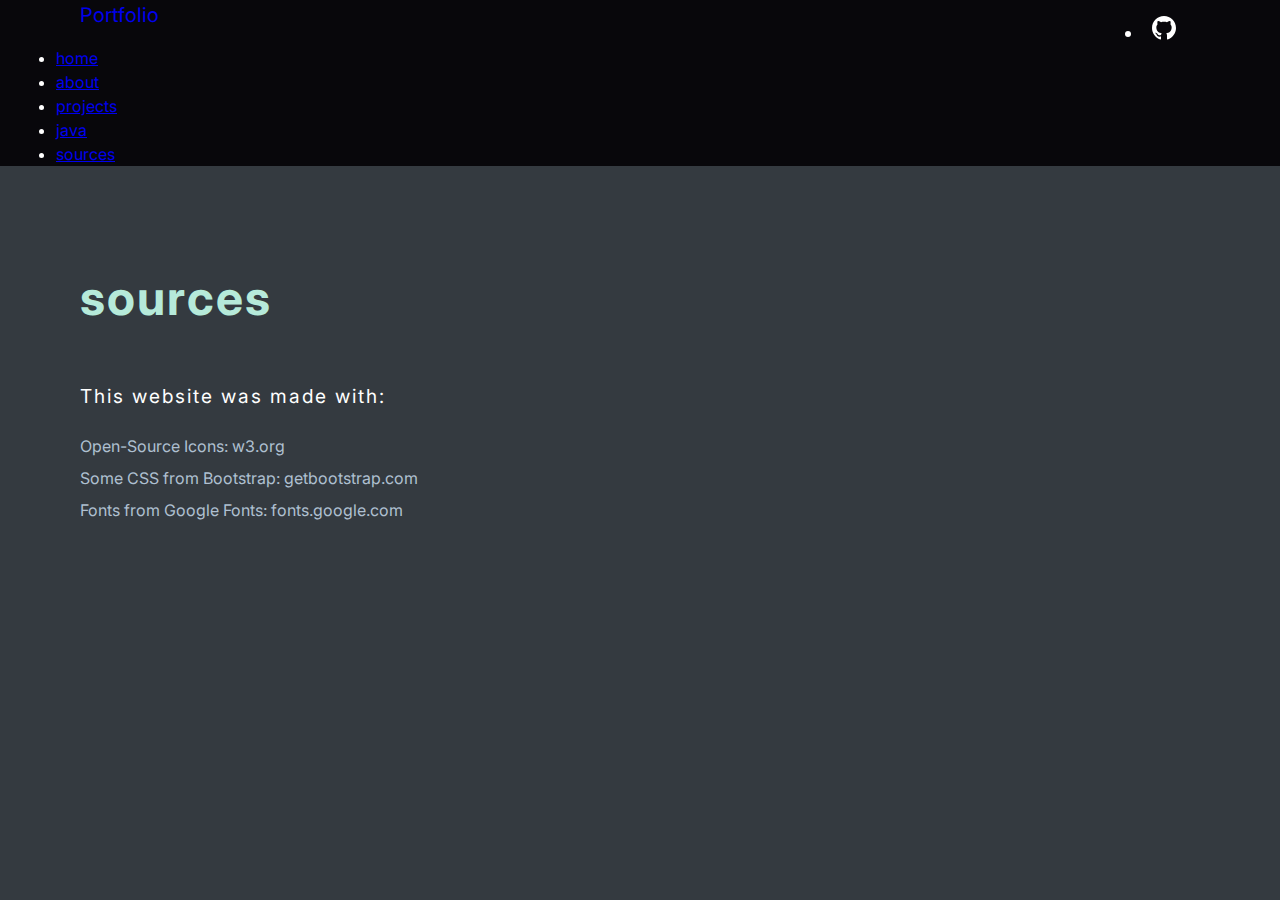
<file: sources.html>
<!DOCTYPE html>
<html lang = "en">

<head>
    <title> portfolio </title>
    <meta charset="utf-8">
    <meta name="viewport" content="width=device-width, initial-scale=1">
    <link href="https://cdn.jsdelivr.net/npm/bootstrap@5.0.2/dist/css/bootstrap.min.css" rel="stylesheet" integrity="sha384-EVSTQN3/azprG1Anm3QDgpJLIm9Nao0Yz1ztcQTwFspd3yD65VohhpuuCOmLASjC" crossorigin="anonymous">
    <link href='https://fonts.googleapis.com/css?family=Inter' rel='stylesheet'>
    <link href='https://fonts.googleapis.com/css?family=IBM Plex Mono' rel='stylesheet'>
    <link rel="stylesheet" href="about.css">
    <link rel="stylesheet" href="nav.css">
</head>

<body>
  <nav class="navbar sticky-top navbar-expand-lg navbar-dark bg-dark">
    <a class="navbar-brand" href="#">Portfolio</a>
    <li class = "icon">
        <svg xmlns="http://www.w3.org/2000/svg" width="24" height="24" viewBox="0 0 24 24"><path fill = "#FFFFFF" d="M12 0c-6.626 0-12 5.373-12 12 0 5.302 3.438 9.8 8.207 11.387.599.111.793-.261.793-.577v-2.234c-3.338.726-4.033-1.416-4.033-1.416-.546-1.387-1.333-1.756-1.333-1.756-1.089-.745.083-.729.083-.729 1.205.084 1.839 1.237 1.839 1.237 1.07 1.834 2.807 1.304 3.492.997.107-.775.418-1.305.762-1.604-2.665-.305-5.467-1.334-5.467-5.931 0-1.311.469-2.381 1.236-3.221-.124-.303-.535-1.524.117-3.176 0 0 1.008-.322 3.301 1.23.957-.266 1.983-.399 3.003-.404 1.02.005 2.047.138 3.006.404 2.291-1.552 3.297-1.23 3.297-1.23.653 1.653.242 2.874.118 3.176.77.84 1.235 1.911 1.235 3.221 0 4.609-2.807 5.624-5.479 5.921.43.372.823 1.102.823 2.222v3.293c0 .319.192.694.801.576 4.765-1.589 8.199-6.086 8.199-11.386 0-6.627-5.373-12-12-12z"/></svg>
    </li>
    <button class="navbar-toggler" type="button" data-toggle="collapse" data-target="#navbarNavDropdown" aria-controls="navbarNavDropdown" aria-expanded="false" aria-label="Toggle navigation">
      <span class="navbar-toggler-icon"></span>
    </button>
    <div class="collapse navbar-collapse" id="navbarNavDropdown">
      <ul class="navbar-nav">
        <li class="nav-item active">
          <a class="nav-link" href="index.html"> home <span class="sr-only"></span></a>
        </li>
        <li class="nav-item">
          <a class="nav-link" href="about.html">about</a>
        </li>
        <li class="nav-item">
            <a class="nav-link" href="projects.html">projects</a>
        </li>
        <li class="nav-item dropdown">
            <a class="nav-link dropdown-toggle" href="#" id="navbarDropdownMenuLink" data-toggle="dropdown" aria-haspopup="true" aria-expanded="false">
              java
            </a>
            <div class="dropdown-menu" aria-labelledby="navbarDropdownMenuLink">
              <div class = "text">
                <a class="dropdown-title" href="#">learning</a>
                <a class="dropdown-item" href="oop.html">OOP</a>
                <a class="dropdown-item" href="arrays.html">arrays</a>
                <a class="dropdown-item" href="arraylist.html">arraylists</a>
                <a class="dropdown-item" href="searchsort.html">search & sort</a>
                <a class="dropdown-item" href="recursion.html">recursion</a>
              </div>
            </div>
          </li>
          <li class="nav-item">
            <a class="nav-link" href="sources.html">sources</a>
        </li>
      </ul>
    </div>
  </nav>

      <div>
        <p class="info-title">sources</p>
        <p class="subtitle">This website was made with:</p>
        <p class="info-body">Open-Source Icons: w3.org<br>
        Some CSS from Bootstrap: getbootstrap.com<br>
        Fonts from Google Fonts: fonts.google.com</p>
      </div>
      <script src="https://code.jquery.com/jquery-3.2.1.slim.min.js" integrity="sha384-KJ3o2DKtIkvYIK3UENzmM7KCkRr/rE9/Qpg6aAZGJwFDMVNA/GpGFF93hXpG5KkN" crossorigin="anonymous"></script>
      <script src="https://cdn.jsdelivr.net/npm/popper.js@1.12.9/dist/umd/popper.min.js" integrity="sha384-ApNbgh9B+Y1QKtv3Rn7W3mgPxhU9K/ScQsAP7hUibX39j7fakFPskvXusvfa0b4Q" crossorigin="anonymous"></script>
      <script src="https://cdn.jsdelivr.net/npm/bootstrap@4.0.0/dist/js/bootstrap.min.js" integrity="sha384-JZR6Spejh4U02d8jOt6vLEHfe/JQGiRRSQQxSfFWpi1MquVdAyjUar5+76PVCmYl" crossorigin="anonymous"></script>
</body>

</html>
</file>
<file: nav.css>
@charset "UTF-8";

:root {
    --my-blue: #0d6efd;
    --my-indigo: #6610f2;
    --my-purple: #6f42c1;
    --my-pink: #d63384;
    --my-red: #dc3545;
    --my-orange: #fd7e14;
    --my-yellow: #ffc107;
    --my-green: #198754;
    --my-teal: #20c997;
    --my-cyan: #0dcaf0;
    --my-white: #fff;
    --my-gray: #6c757d;
    --my-gray-dark: #343a40;
    --my-primary: #0d6efd;
    --my-secondary: #6c757d;
    --my-success: #198754;
    --my-info: #0dcaf0;
    --my-warning: #ffc107;
    --my-danger: #dc3545;
    --my-light: #f8f9fa;
    --my-dark: #212529;
    --my-font-sans-serif: 'Inter', sans-serif;
    --my-font-monospace: "IBM Plex Mono", monospace;
    --my-gradient: linear-gradient(180deg, rgba(255, 255, 255, 0.15), rgba(255, 255, 255, 0))
}

*,
::after,
::before {
    box-sizing: border-box
}

@media (prefers-reduced-motion:no-preference) {
    :root {
        scroll-behavior: smooth
    }
}

.navbar{
    background-color: #08070b;
}
body {
    margin: 0;
    font-family: "Inter";
    font-size: 1rem;
    font-weight: 400;
    line-height: 1.5;
    color: var(--my-white);
    overflow-x: hidden;
    background-color: var(--my-gray-dark);
    -webkit-text-size-adjust: 100%;
    -webkit-tap-highlight-color: transparent
}

::-webkit-scrollbar {
    display: none;
}

.navbar-brand {
    padding-top: .3125rem;
    padding-bottom: .3125rem;
    margin-right: 1rem;
    margin-left: 5rem;
    font-size: 1.25rem;
    text-decoration: none;
    white-space: nowrap
}

.dropdown-title {
    display: block;
    width: 100%;
    padding: 1rem 0rem .5rem;
    clear: both;
    font-weight: 400;
    color: var(--my-white);
    text-align: inherit;
    text-decoration: none;
    white-space: nowrap;
    background-color: transparent;
    border: 0
}

.dropdown-title:focus,
.dropdown-title:hover {
    color: var(--my-white);
}


.dropdown-item {
    display: block;
    padding: .25rem 0rem .25rem 0rem;
    clear: both;
    font-weight: 400;
    color: var(--my-gray);
    text-align: inherit;
    text-decoration: none;
    white-space: nowrap;
    background-color: transparent;
    border: 0;
    font-size: 15px;
}

.dropdown-item:focus,
.dropdown-item:hover {
    color: var(--my-white);
    background-color: transparent;
}

.dropdown-menu {
    display: grid;
    grid-template-columns: 6fr 1fr;

    position: absolute;
    top: 3rem;
    left: -27.3rem;
    z-index: 1000;
    display: none;
    height: 600%;
    width: 99vw;
    padding: .5rem 5rem;
    margin: 0;
    font-size: 1rem;
    color: var(--my-gray);
    text-align: left;
    list-style: none;
    background-color: var(--my-dark);
    background-clip: padding-box;
    border: 0;
}

.nav-item{
    margin-left: 1rem;
}

.navbar-toggler{
    margin-right: 1rem;
    padding: .25rem .75rem;
    font-size: 1.25rem;
    line-height: 1;
    background-color: transparent;
    border: none;
}

.navbar-toggler:focus {
    text-decoration: none;
    outline: 0;
    box-shadow: none;
}

.icon{
    margin-right: 1rem;
    padding: .5rem .5rem;
    font-size: 1.25rem;
    line-height: 1;
    background-color: transparent;
    border: none;
    position:absolute;
    top: .5rem;
    right:5rem;
}
</file>
<file: home.css>
.title{
    padding-top: 3rem;
    font-size: 3rem;
    color: #B6EADA;
    font-weight: bold;
    letter-spacing: 2px;
}

.subtitles{
    font-size: 1.2rem;
    letter-spacing: 2px;
}

.projects{
    display: grid;
    grid-template-columns: 1fr 5fr 5fr;
}

.grid-line{
    background: linear-gradient(#343a40, #B6EADA);
    width: 2.5%;
    margin-left: 6rem;
}

.top{
    padding-left: 5rem;
}

.mini-title{
    padding-top: 6rem;
    font-family: "Inconsolata";
}

.content-subtitle{
    font-size: 2rem;
}

.content-body{
    font-size: 1rem;
    color: #B6EADA;
    text-decoration: none;
}

.pr-right{
    padding-top: 1rem;
}

.learn{
    background-color: #242031AA;
    margin-left: 5rem;
    margin-right: 6rem;
    border: 3.5px solid #B6EADA;
    border-radius: 10px;
}

.mini{
    font-family: "Inconsolata";
    background-color:#B6EADA;
    color:#242031;
    font-weight: bold;
    padding-left: 3rem;
    padding-top: 0.5rem;
    padding-bottom: 0.5rem;
}

.learn-top{
    display: grid;
    grid-template-columns: 3fr 6fr;
}

.learn-description{
    padding-left: 3rem;
    padding-top: 2rem;
}

.button{
    background: transparent;
    border-radius: 10px;
    border: 3px solid #B6EADA;
    padding: 0.5rem;
}

.button:focus,
.button:hover {
    background: #B6EADA22;
}

.button:focus .content-body,
.button:hover .content-body{
    color: #B6EADA;
}

.projects-right{
    padding-bottom: 6rem;
}

.line-dark{
    background: linear-gradient(#B6EADA, #343a40);
    width: 2.5%;
    margin-left: 6rem;
}

.line-light{
    background: linear-gradient(#343a40, #B6EADA);
    width: 2.5%;
    margin-left: 6rem;
}

.space{
    height: 1rem;
}
</file>
<file: about.css>
.info{
    width: 100%;
    height: 150%;
}

.info-title{
    padding-top: 3rem;
    padding-left: 5rem;
    font-size: 3rem;
    color: #B6EADA;
    font-weight: bold;
    letter-spacing: 2px;
}

.grid{
    display: grid;
    font-size: 1.5rem;
    grid-template-columns: 1fr 5fr 5fr;
    padding-bottom: 3rem;
}

.grid-line{
    background: linear-gradient(#343a40, #B6EADA);
    width: 2.5%;
    margin-left: 5rem;
}

.grid-title1{
    padding-top: 1rem;
    padding-left: 1rem;
    color: #FFFFFF;
}

.grid-title2{
    padding-top: 1rem;
}

.contact{
    text-align: center;
    background-color: #242031;
    padding-bottom: 2.5rem;
}

.subtitle{
    padding-left: 5rem;
    font-size: 1.2rem;
    letter-spacing: 2px;
}

.info-body{
    color: #afc0d1;
    line-height: 2rem;
    font-size: 1rem;
    padding-left: 5rem;
    padding-right: 20rem;
    margin-bottom: 2rem;
    display: grid;
    grid-template-columns: 6fr 1fr;
}

.grid-body{
    font-size: 1rem;
    padding-top: 0.25rem;
    color: #afc0d1;
    line-height: 2rem;
}

.contact-title{
    padding-top: 2.5rem;
    font-size: 2rem;
    color: #B6EADA;
    padding-bottom: 0.5rem;
}
.contact-button{
    padding: 0.75rem 1rem;
    background: transparent;
    border-radius: 15px;
    border: 2px solid #B6EADA;
    height: 50px;
}

.contact-button:focus,
.contact-button:hover {
    background: #B6EADA;
}

.contact-button:focus .button-text,
.contact-button:hover .button-text{
    color: #242031;
}
.button-text{
    color: #B6EADA;
    text-decoration: none;
}

.footer{
    display: grid;
    grid-template-columns: 5fr 5fr;
    width:100%;
    padding-top:1rem;
    padding-bottom: 1rem;
    text-decoration: none;
    background-color: #08070b;
    color:#afc0d1;
}

.left{
    margin-left: 5rem;
}

.right{
    margin-right: 5rem;
    text-align: right;
}

.link{
    text-decoration: none;
    color: #FFFFFF;
}

.link:focus,
.link:hover{
    color: #FFFFFF;
    font-weight: bold;
}
</file>
<file: oop.css>
.tutorial {
    display: grid;
    grid-template-columns: 4fr 1fr;
    padding-top: 2.5rem;
}

.tutorial-body{
    margin-left: 5rem;
    overflow: auto;
    height: 100%;
    max-width: 80%;
    min-width: 80%;
}

.tutorial-body1{
    margin-left: 5rem;
}

.tutorial-nav{
    position: fixed;
    margin-left: 80%;
}

.nav-subtitle{
    font-size: 1.25rem;
    font-weight: 800;
    letter-spacing: 1.5px;
    padding-top: 1.25rem;
}

.nav-option{
    display: block;
    color: #FFFFFF66;
    text-decoration: none;
    padding-bottom: 0.5rem;
}

.nav-option:focus,
.nav-option:hover {
    color: #FFFFFF;
    background-color: transparent;

}

.tutorial-title{
    font-size: 3rem;
    color: #B6EADA;
    font-weight: bold;
    letter-spacing: 4px;
}

.basics{
    text-decoration: none;
    color: #FFFFFF;
    font-size: 1.25rem;
    font-weight: 500;
    letter-spacing: 1.5px;
}

.basics:focus,
.basics:hover {
    color: #FFFFFF;
}

.body{
    color: #cae7f4bb;
}

.body em{
    color: #FFFFFF;
    font-weight: 600;
    font-style: normal;
}

.body b{
    font-style: normal;
    font-weight: 50;
    font-family: "Inconsolata";
    color: #FFFFFF;
    background-color:#24203199;
}

.spacer{
    padding-top: 0.25rem;
}

.codes{
    background: #24203199;
    border: 1px solid #B6EADA99;
    border-left: 5px solid #B6EADA;
    border-radius: 5px;
}

.codes b{
    font-weight: 200;
    color: #cae7f4bb;
}

.subtitle{
    color:#B6EADA;
    font-weight: 600;
}

.footer{
    text-align: center;
    background-color: #242031;
    padding-top: 0.75rem;
    padding-bottom: 0.75rem;
}

.level{
    display: grid;
    grid-template-columns: 6fr 1fr;
}

.level-text{
    padding-right: 2rem;
}
</file>
<file: projects.css>
.project{
    display: grid;
    padding-top: 2rem;
    grid-template-columns: 5fr 6fr;
}

.media{
    margin-left: 5rem;
}

.description-title{
    font-size: 1.2rem;
    letter-spacing: 2px;
}

.date{
    font-family: "Inconsolata";
}
</file>
<file: rss.css>
.nof {
    min-height: calc(100vh - 40px);
}

.link{
    text-decoration: none;
    color: #FFFFFF;
}

.link:focus,
.link:hover{
    color: #FFFFFF;
    font-weight: bold;
}
</file>
